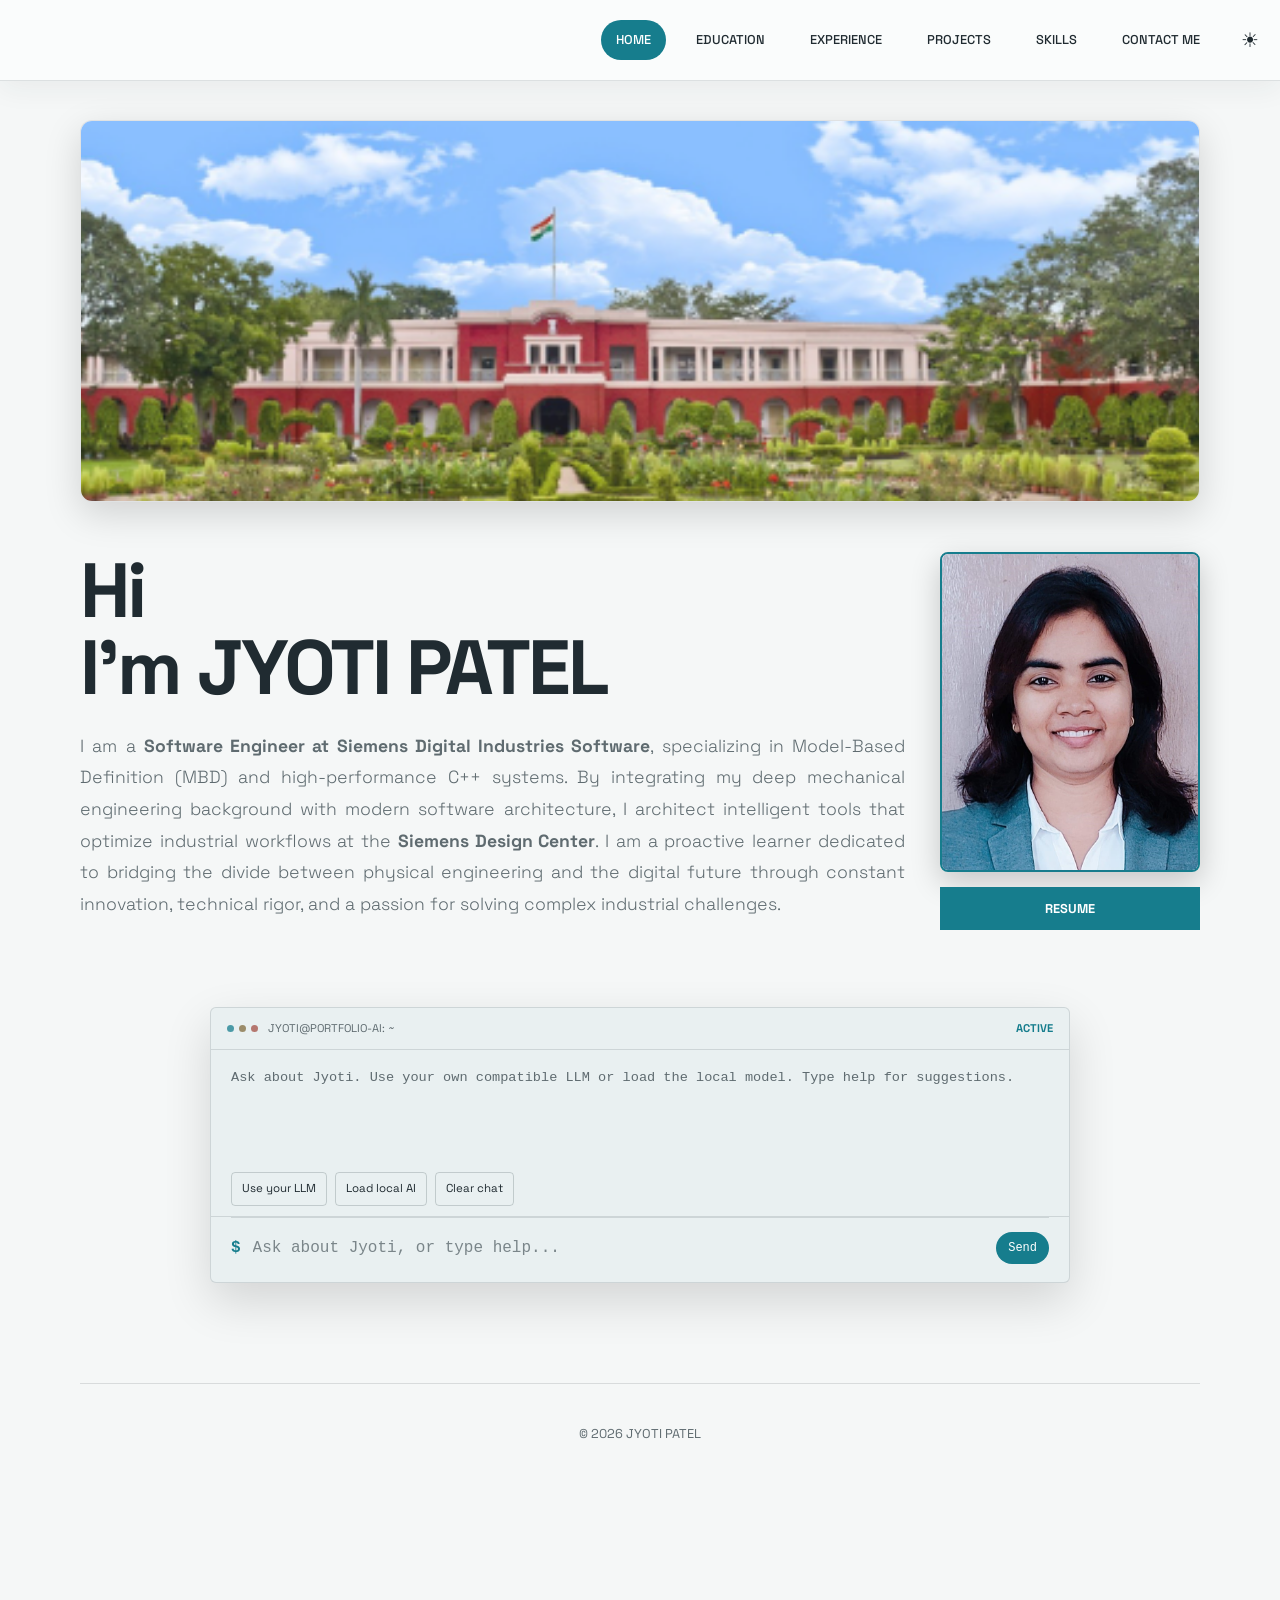
<file: index.html>
<!DOCTYPE html>
<html lang="en">
<head>
    <meta charset="UTF-8">
    <title>JYOTI PATEL | SOFTWARE ENGINEER</title>
    <link rel="stylesheet" href="style.css">
    <style>
        .hero-layout {
            position: relative;
        }
        .profile-card-right {
            float: right;
            width: 260px;
            margin: 0 0 25px 35px;
            text-align: center;
        }
        .profile-photo {
            width: 100%;
            height: 320px;
            border-radius: 8px;
            object-fit: cover;
            border: 2px solid var(--accent);
            box-shadow: 0 10px 30px rgba(0, 0, 0, 0.2);
            display: block;
            margin-bottom: 15px;
        }
        .hero-content h1 {
            font-size: clamp(2.5rem, 6vw, 5rem);
            font-weight: 900;
            letter-spacing: -0.04em;
            line-height: 1;
            margin-bottom: 25px;
            color: var(--fg);
        }
        .hero-content .summary {
            font-size: 1.1rem;
            font-weight: 300;
            color: var(--muted);
            line-height: 1.8;
            text-align: justify;
            text-justify: inter-word;
            margin-bottom: 30px;
        }
        .clearfix::after {
            content: "";
            clear: both;
            display: table;
        }
        @media (max-width: 768px) {
            .profile-card-right {
                float: none;
                width: 100%;
                max-width: 280px;
                margin: 0 auto 30px auto;
            }
            .profile-photo {
                height: 280px;
            }
        }
    </style>
</head>
<body>
    <header>
        <nav>
            <ul>
                <li><a href="index.html" class="nav-btn active">Home</a></li>
                <li><a href="education.html" class="nav-btn">Education</a></li>
                <li><a href="experience.html" class="nav-btn">Experience</a></li>
                <li><a href="projects.html" class="nav-btn">Projects</a></li>
                <li><a href="skill.html" class="nav-btn">Skills</a></li>
                <li><a href="contact.html" class="nav-btn">Contact Me</a></li>
                <li>
                    <button class="theme-toggle" type="button" aria-label="Switch to light mode">
                        <span class="theme-toggle__icon" aria-hidden="true">☾</span>
                    </button>
                </li>
            </ul>
        </nav>
    </header>

    <div class="wrapper">
            
        <!-- Full Width IIT (ISM) Image Banner -->
        <div class="full-width-banner">
            <img src="assets/skills/IITISM.png" alt="IIT (ISM) Dhanbad Campus & Architecture">
        </div>

        <section class="hero hero-layout clearfix">
            <div class="profile-card-right">
                <img src="assets/skills/photo.jpg" alt="Jyoti Patel" class="profile-photo">
                <a class="cta-btn" href="assets/Jyoti_Patel_Resume.pdf" download style="display: block; width: 100%; padding: 12px 20px; font-size: 0.8rem; text-align: center;">Resume</a>
            </div>

            <div class="hero-content">
                <h1>Hi <br> I'm JYOTI PATEL</h1>
                <div class="summary">
                    I am a <strong>Software Engineer at Siemens Digital Industries Software</strong>, specializing in Model-Based Definition (MBD) and high-performance C++ systems. By integrating my deep mechanical engineering background with modern software architecture, I architect intelligent tools that optimize industrial workflows at the <strong>Siemens Design Center</strong>. I am a proactive learner dedicated to bridging the divide between physical engineering and the digital future through constant innovation, technical rigor, and a passion for solving complex industrial challenges.
                </div>
            </div>
        </section>

        <section class="terminal" aria-label="Interactive portfolio chatbot terminal">
            <div class="terminal__bar" aria-hidden="true">
                <span class="terminal__dots"><span></span><span></span><span></span></span>
                <span class="terminal__title">jyoti@portfolio-ai: ~</span>
                <span class="terminal__live">ACTIVE</span>
            </div>
            <div class="terminal__output" id="terminal-output" role="log" aria-live="polite" aria-relevant="additions">
                <p class="terminal__line">Ask about Jyoti. Use your own compatible LLM or load the local model. Type <code style="color: var(--accent-color);">help</code> for suggestions.</p>
            </div>
            <div class="terminal__toolbar">
                <button class="terminal__tool-button" id="terminal-llm-settings" type="button">Use your LLM</button>
                <button class="terminal__tool-button terminal__model-load" id="terminal-ai-toggle" type="button">Load local AI</button>
                <button class="terminal__tool-button" id="terminal-clear" type="button">Clear chat</button>
            </div>
            <form class="terminal__form" id="terminal-form" autocomplete="off">
                <label class="terminal__prompt" for="terminal-input">$</label>
                <input id="terminal-input" name="command" type="text" placeholder="Ask about Jyoti, or type help..." aria-label="Terminal command or AI prompt" spellcheck="false" autocomplete="off">
                <button class="terminal__submit" type="submit">Send</button>
            </form>
        </section>
        <dialog class="llm-dialog" id="llm-settings" aria-labelledby="llm-settings-title">
            <form class="llm-dialog__form" id="llm-settings-form">
                <h2 id="llm-settings-title">Connect your LLM</h2>
                <p>Use an OpenAI-compatible chat completions endpoint. Your key stays in this tab's memory and is sent directly to the endpoint you enter. The endpoint must allow browser requests (CORS).</p>
                <div class="llm-dialog__field">
                    <label for="llm-endpoint">Chat completions URL</label>
                    <input id="llm-endpoint" name="endpoint" type="url" value="https://api.openai.com/v1/chat/completions" required autocomplete="url">
                </div>
                <div class="llm-dialog__field">
                    <label for="llm-model">Model name</label>
                    <input id="llm-model" name="model" type="text" placeholder="Model ID" required autocomplete="off">
                </div>
                <div class="llm-dialog__field">
                    <label for="llm-api-key">API key <span>(optional for local endpoints)</span></label>
                    <input id="llm-api-key" name="apiKey" type="password" autocomplete="off" spellcheck="false">
                </div>
                <p class="llm-dialog__status" id="llm-settings-status" role="status"></p>
                <div class="llm-dialog__actions">
                    <button class="llm-dialog__button" id="llm-clear" type="button">Forget connection</button>
                    <button class="llm-dialog__button" id="llm-cancel" type="button">Cancel</button>
                    <button class="llm-dialog__button llm-dialog__button--primary" type="submit">Connect</button>
                </div>
            </form>
        </dialog>
        <footer class="site-footer home-footer">
            <div>© 2026 JYOTI PATEL</div>
        </footer>
    </div>
    <script src="script.js"></script>
</body>
</html>
</file>
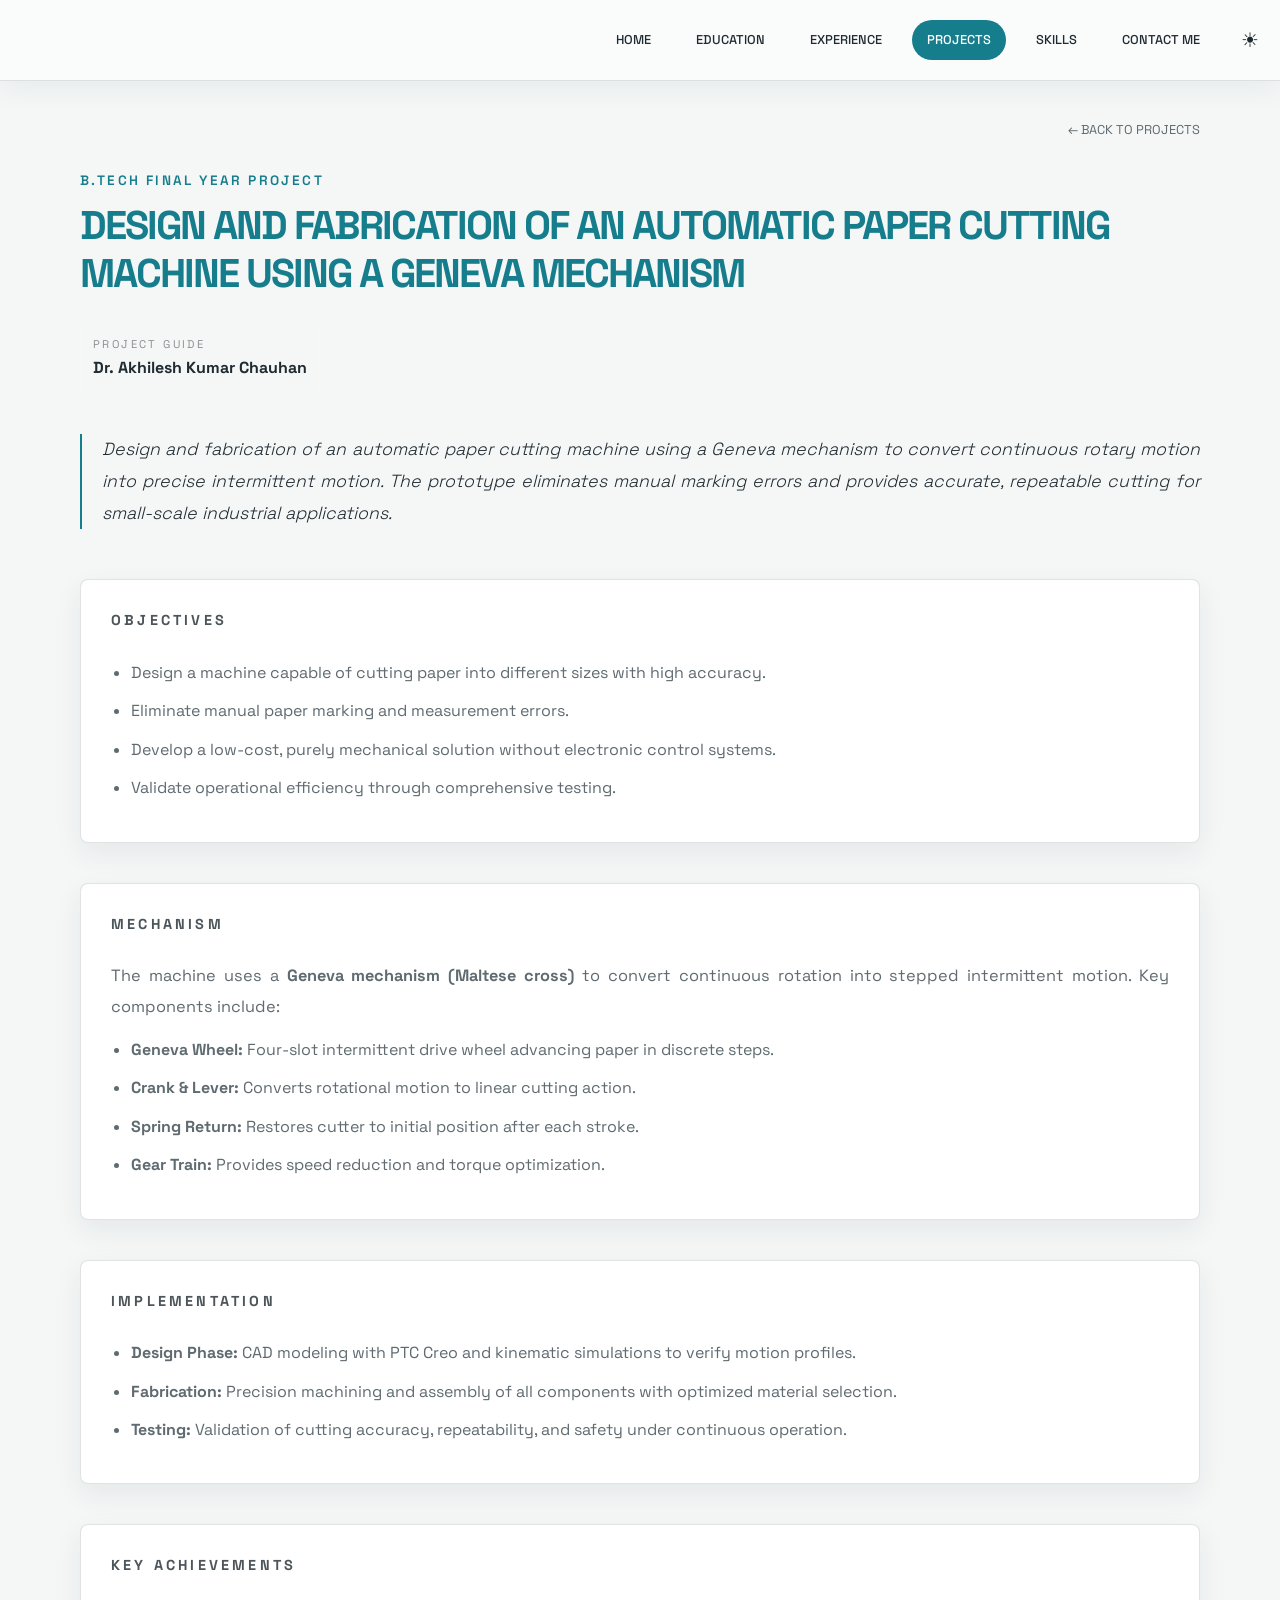
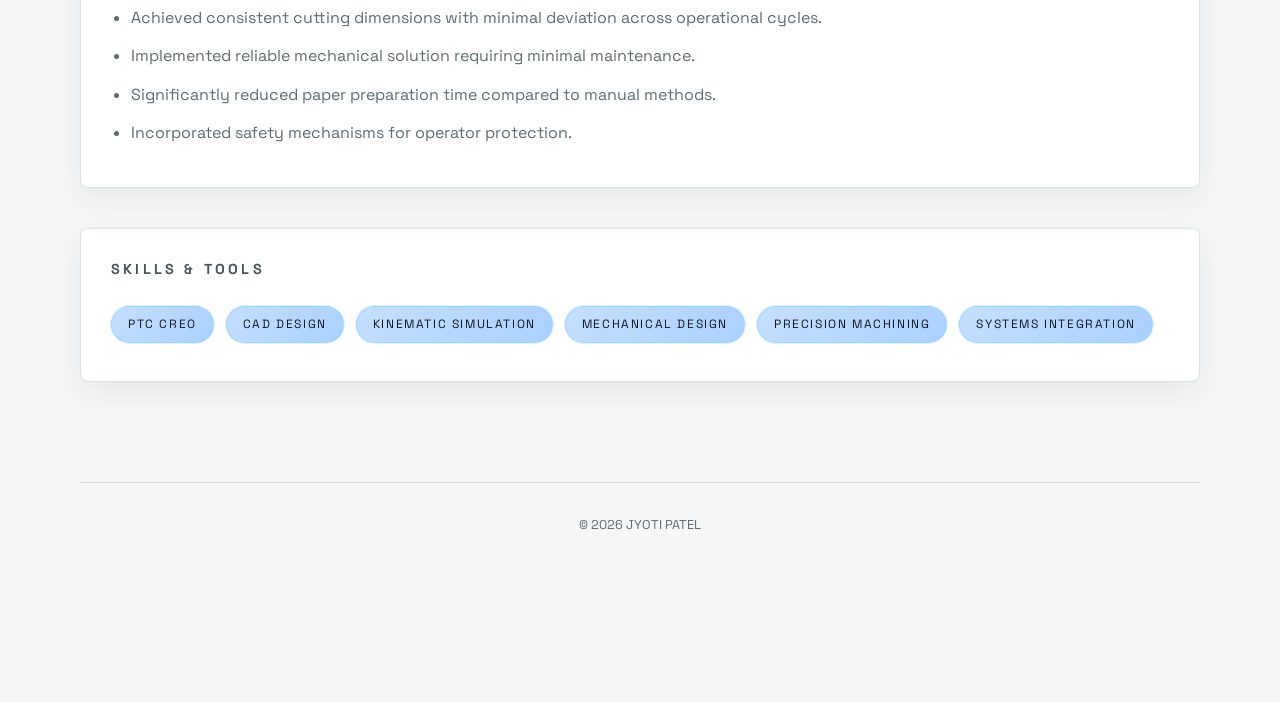
<file: B_Tech_Project.html>
<!DOCTYPE html>
<html lang="en">
<head>
    <meta charset="UTF-8">
    <meta name="viewport" content="width=device-width, initial-scale=1.0">
    <title>JYOTI | B.TECH PROJECT</title>
    <link rel="stylesheet" href="style.css">
</head>
<body>
    <header>
        <nav>
            <ul>
                <li><a href="index.html" class="nav-btn">Home</a></li>
                <li><a href="education.html" class="nav-btn">Education</a></li>
                <li><a href="experience.html" class="nav-btn">Experience</a></li>
                <li><a href="projects.html" class="nav-btn active">Projects</a></li>
                <li><a href="skill.html" class="nav-btn">Skills</a></li>
                <li><a href="contact.html" class="nav-btn">Contact Me</a></li>
                <li>
                    <button class="theme-toggle" type="button" aria-label="Switch to light mode">
                        <span class="theme-toggle__icon" aria-hidden="true">☾</span>
                    </button>
                </li>
            </ul>
        </nav>
    </header>

    <div class="wrapper">
        <a href="projects.html" class="back-home">← BACK TO PROJECTS</a>
        
        <section class="project-detail">
            <div class="project-meta">B.Tech Final Year Project</div>
            <h2 class="page-title">DESIGN AND FABRICATION OF AN AUTOMATIC PAPER CUTTING MACHINE USING A GENEVA MECHANISM</h2>

            <div class="supervisor-box">
                <span>Project Guide</span>
                <strong>Dr. Akhilesh Kumar Chauhan</strong>
            </div>

            <div class="summary project-summary">
                Design and fabrication of an automatic paper cutting machine using a Geneva mechanism to convert continuous rotary motion into precise intermittent motion. The prototype eliminates manual marking errors and provides accurate, repeatable cutting for small-scale industrial applications.
            </div>
        </section>

        <section class="ladder-content">
            <h3>OBJECTIVES</h3>
            <ul>
                <li>Design a machine capable of cutting paper into different sizes with high accuracy.</li>
                <li>Eliminate manual paper marking and measurement errors.</li>
                <li>Develop a low-cost, purely mechanical solution without electronic control systems.</li>
                <li>Validate operational efficiency through comprehensive testing.</li>
            </ul>
        </section>

        <section class="ladder-content">
            <h3>MECHANISM</h3>
            <p>
                The machine uses a <strong>Geneva mechanism (Maltese cross)</strong> to convert continuous rotation into stepped intermittent motion. Key components include:
            </p>
            <ul>
                <li><strong>Geneva Wheel:</strong> Four-slot intermittent drive wheel advancing paper in discrete steps.</li>
                <li><strong>Crank & Lever:</strong> Converts rotational motion to linear cutting action.</li>
                <li><strong>Spring Return:</strong> Restores cutter to initial position after each stroke.</li>
                <li><strong>Gear Train:</strong> Provides speed reduction and torque optimization.</li>
            </ul>
        </section>

        <section class="ladder-content">
            <h3>IMPLEMENTATION</h3>
            <ul>
                <li><strong>Design Phase:</strong> CAD modeling with PTC Creo and kinematic simulations to verify motion profiles.</li>
                <li><strong>Fabrication:</strong> Precision machining and assembly of all components with optimized material selection.</li>
                <li><strong>Testing:</strong> Validation of cutting accuracy, repeatability, and safety under continuous operation.</li>
            </ul>
        </section>

        <section class="ladder-content">
            <h3>KEY ACHIEVEMENTS</h3>
            <ul>
                <li>Achieved consistent cutting dimensions with minimal deviation across operational cycles.</li>
                <li>Implemented reliable mechanical solution requiring minimal maintenance.</li>
                <li>Significantly reduced paper preparation time compared to manual methods.</li>
                <li>Incorporated safety mechanisms for operator protection.</li>
            </ul>
        </section>

        <section class="ladder-content project-final-section">
            <h3>SKILLS & TOOLS</h3>
            <ul class="skill-tags">
                <li class="skill-tag">PTC Creo</li>
                <li class="skill-tag">CAD Design</li>
                <li class="skill-tag">Kinematic Simulation</li>
                <li class="skill-tag">Mechanical Design</li>
                <li class="skill-tag">Precision Machining</li>
                <li class="skill-tag">Systems Integration</li>
            </ul>
        </section>

        <footer class="site-footer">
            <div>© 2026 JYOTI PATEL</div>
        </footer>
    </div>

    <script src="script.js"></script>
</body>
</html>
</file>
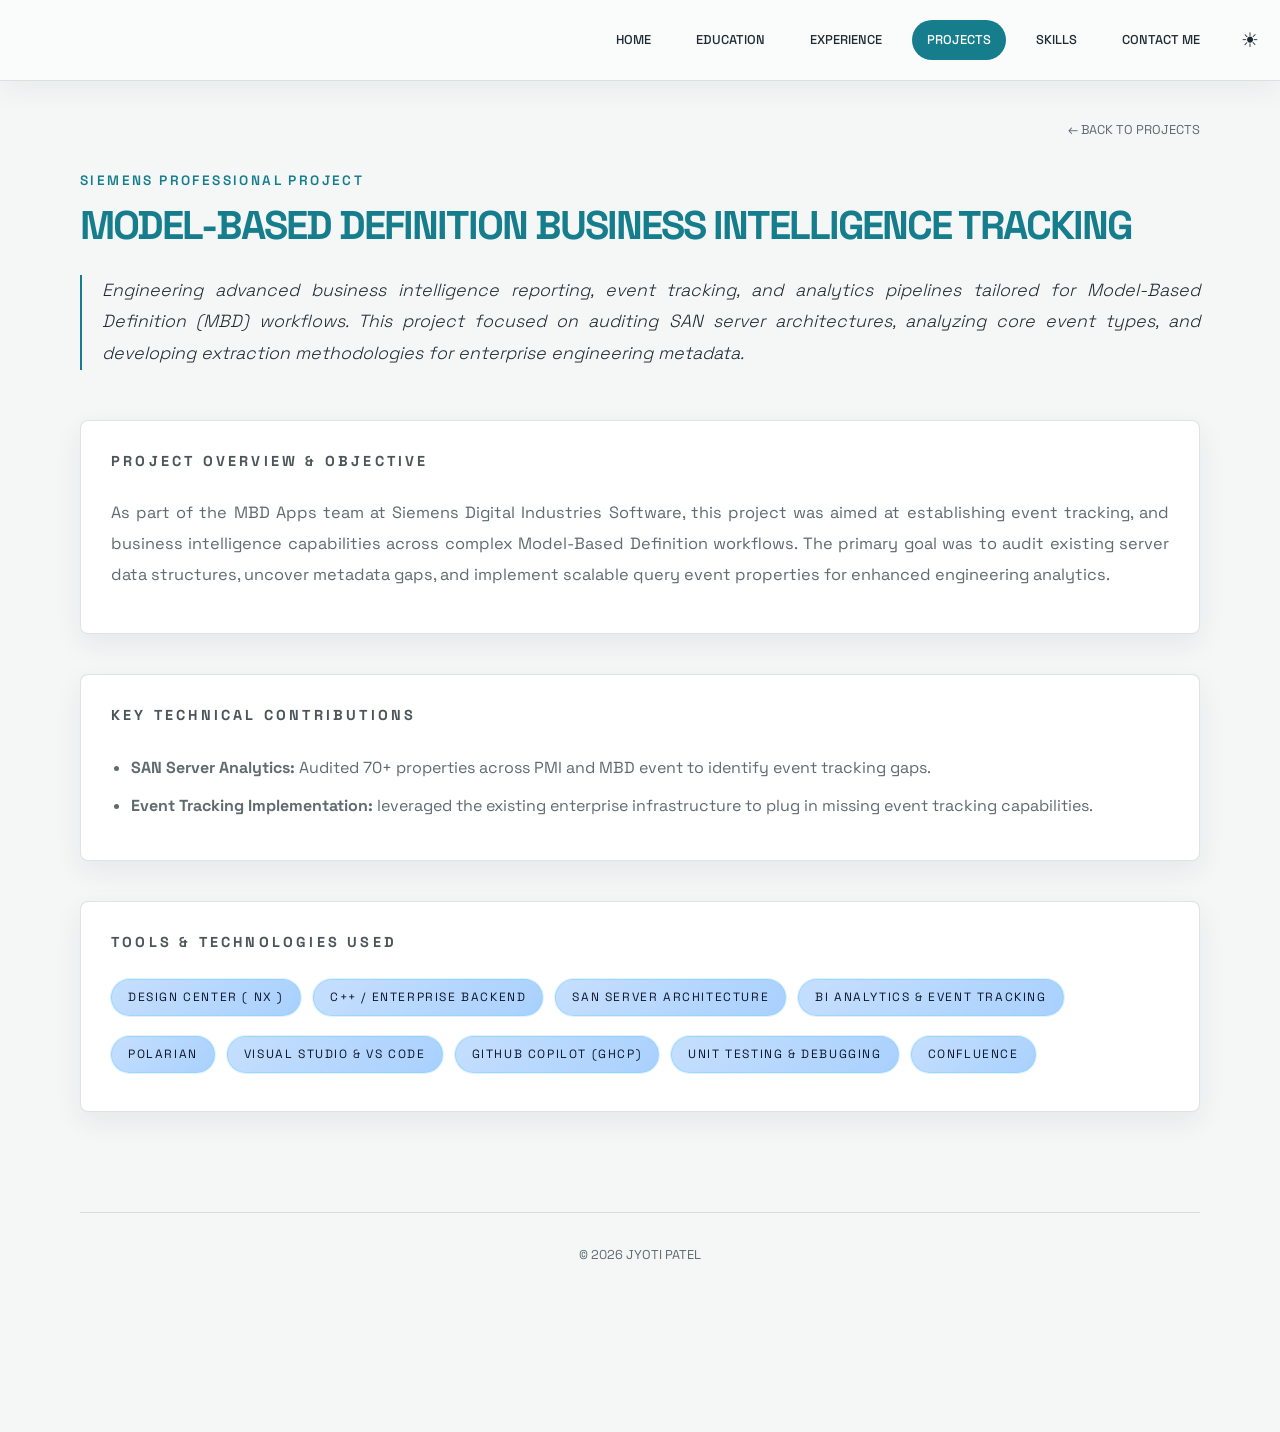
<file: BI_Project.html>
<!DOCTYPE html>
<html lang="en">
<head>
    <meta charset="UTF-8">
    <meta name="viewport" content="width=device-width, initial-scale=1.0">
    <title>JYOTI PATEL | MBD BI PROJECT</title>
    <link rel="stylesheet" href="style.css">
</head>
<body>
    <header>
        <nav>
            <ul>
                <li><a href="index.html" class="nav-btn">Home</a></li>
                <li><a href="education.html" class="nav-btn">Education</a></li>
                <li><a href="experience.html" class="nav-btn">Experience</a></li>
                <li><a href="projects.html" class="nav-btn active">Projects</a></li>
                <li><a href="skill.html" class="nav-btn">Skills</a></li>
                <li><a href="contact.html" class="nav-btn">Contact Me</a></li>
                <li>
                    <button class="theme-toggle" type="button" aria-label="Switch to light mode">
                        <span class="theme-toggle__icon" aria-hidden="true">☾</span>
                    </button>
                </li>
            </ul>
        </nav>
    </header>

    <div class="wrapper">
        <a href="projects.html" class="back-home">← BACK TO PROJECTS</a>
        
        <section class="project-detail">
            <div class="project-meta">Siemens Professional Project</div>
            <h2 class="page-title">MODEL-BASED DEFINITION BUSINESS INTELLIGENCE TRACKING</h2>

            <div class="summary project-summary">
                Engineering advanced business intelligence reporting, event tracking, and analytics pipelines tailored for Model-Based Definition (MBD) workflows. This project focused on auditing SAN server architectures, analyzing core event types, and developing extraction methodologies for enterprise engineering metadata.
            </div>
        </section>

        <section class="ladder-content">
            <h3>PROJECT OVERVIEW & OBJECTIVE</h3>
            <p>
                As part of the MBD Apps team at Siemens Digital Industries Software, this project was aimed at establishing event tracking, and business intelligence capabilities across complex Model-Based Definition workflows. The primary goal was to audit existing server data structures, uncover metadata gaps, and implement scalable query event properties for enhanced engineering analytics.
            </p>
        </section>

        <section class="ladder-content">
            <h3>KEY TECHNICAL CONTRIBUTIONS</h3>
            <ul>
                <li><strong>SAN Server Analytics:</strong> Audited 70+ properties across PMI and MBD event to identify event tracking gaps.</li>
                <li><strong>Event Tracking Implementation:</strong> leveraged the existing enterprise infrastructure to plug in missing event tracking capabilities.</li>
            </ul>
        </section>
 
        <section class="ladder-content project-final-section">
            <h3>TOOLS & TECHNOLOGIES USED</h3>
            <ul class="skill-tags">
                <li class="skill-tag">Design Center ( NX )</li>
                <li class="skill-tag">C++ / Enterprise Backend</li>
                <li class="skill-tag">SAN Server Architecture</li>
                <li class="skill-tag">BI Analytics & Event Tracking</li>
                <li class="skill-tag">Polarian</li>
                <li class="skill-tag">Visual Studio & VS Code</li>
                <li class="skill-tag">GitHub Copilot (GHCP)</li>
                <li class="skill-tag">Unit Testing & Debugging</li>
                <li class="skill-tag">Confluence</li>
            </ul>
        </section>

        <footer class="site-footer">
            <div>© 2026 JYOTI PATEL</div>
        </footer>
    </div>
    <script src="script.js"></script>
</body>
</html>
</file>
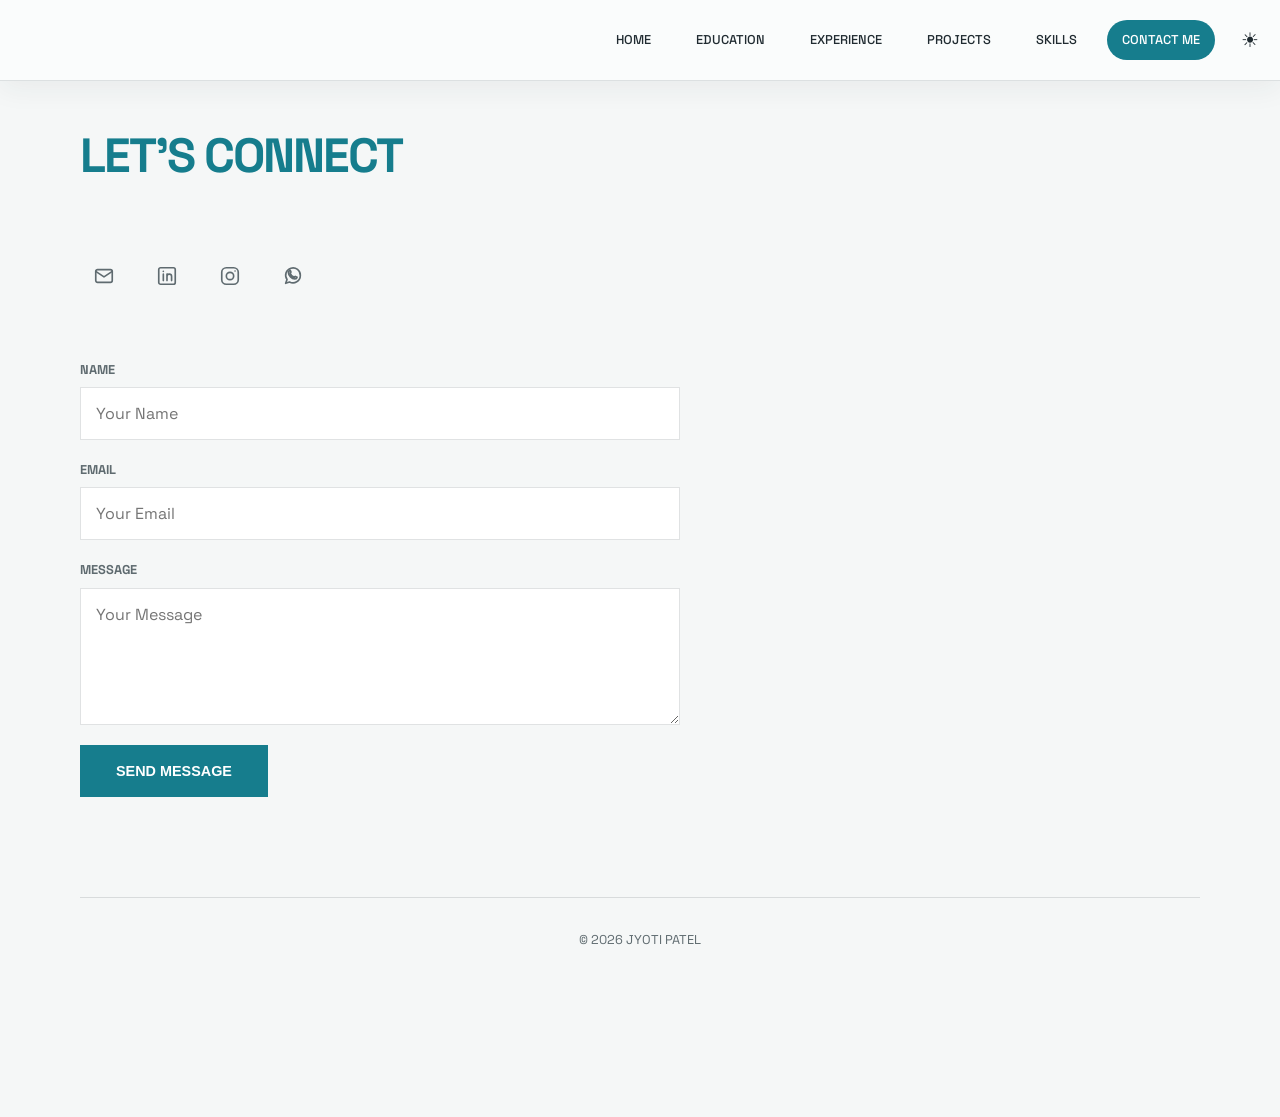
<file: contact.html>
<!DOCTYPE html>
<html lang="en">
<head>
    <meta charset="UTF-8">
    <title>JYOTI | CONTACT</title>
    <link rel="stylesheet" href="style.css">
</head>
<body>
    <header>
        <nav>
            <ul>
                <li><a href="index.html" class="nav-btn">Home</a></li>
                <li><a href="education.html" class="nav-btn">Education</a></li>
                <li><a href="experience.html" class="nav-btn">Experience</a></li>
                <li><a href="projects.html" class="nav-btn">Projects</a></li>
                <li><a href="skill.html" class="nav-btn">Skills</a></li>
                <li><a href="contact.html" class="nav-btn active">Contact Me</a></li>
                <li>
                    <button class="theme-toggle" type="button" aria-label="Switch to light mode">
                        <span class="theme-toggle__icon" aria-hidden="true">&#9790;</span>
                    </button>
                </li>
            </ul>
        </nav>
    </header>
    <div class="wrapper">
        <h2 class="page-title">LET'S CONNECT</h2>
        
        <div class="social-grid">
            <a href="mailto:pateljyoti05022000@gmail.com" class="social-btn" aria-label="Email Jyoti" title="Email Jyoti">
                <svg viewBox="0 0 24 24" aria-hidden="true"><rect x="3" y="5" width="18" height="14" rx="2"></rect><path d="m3 7 9 6 9-6"></path></svg>
            </a>
            <a href="https://www.linkedin.com/in/pateljyoti8991" class="social-btn" aria-label="Jyoti on LinkedIn" title="LinkedIn">
                <svg viewBox="0 0 24 24" aria-hidden="true"><rect x="3" y="3" width="18" height="18" rx="2"></rect><path d="M8 10v7M8 7v.01M12 17v-4.5a2.5 2.5 0 0 1 5 0V17M12 10v7"></path></svg>
            </a>
            <a href="https://instagram.com/jyoti" class="social-btn" aria-label="Jyoti on Instagram" title="Instagram">
                <svg viewBox="0 0 24 24" aria-hidden="true"><rect x="3" y="3" width="18" height="18" rx="5"></rect><circle cx="12" cy="12" r="4"></circle><path d="M17.5 6.5h.01"></path></svg>
            </a>
            <a href="https://wa.me/1234567890" class="social-btn" aria-label="Message Jyoti on WhatsApp" title="WhatsApp">
                <svg viewBox="0 0 24 24" aria-hidden="true"><path d="M20 11.5a8 8 0 0 1-11.8 7L4 20l1.5-4.2A8 8 0 1 1 20 11.5Z"></path><path d="M9 8.5c.4 2.5 2 4.1 4.5 5l1-1 2 .8c-.2 1.3-1.2 2-2.5 2-3.5-.2-6.8-3.5-7-7 0-1.3.7-2.3 2-2.5l.8 2Z"></path></svg>
            </a>
        </div>

        <form class="contact-form">
            <div class="form-group">
                <label>Name</label>
                <input type="text" placeholder="Your Name">
            </div>
            <div class="form-group">
                <label>Email</label>
                <input type="email" placeholder="Your Email">
            </div>
            <div class="form-group">
                <label>Message</label>
                <textarea rows="5" placeholder="Your Message"></textarea>
            </div>
            <button type="submit" class="cta-btn" style="border: none; cursor: pointer; width: fit-content;">Send Message</button>
        </form>

        <footer class="site-footer">
            <div>&copy; 2026 JYOTI PATEL</div>
        </footer>
    </div>
    <script src="script.js"></script>
</body>
</html>
</file>
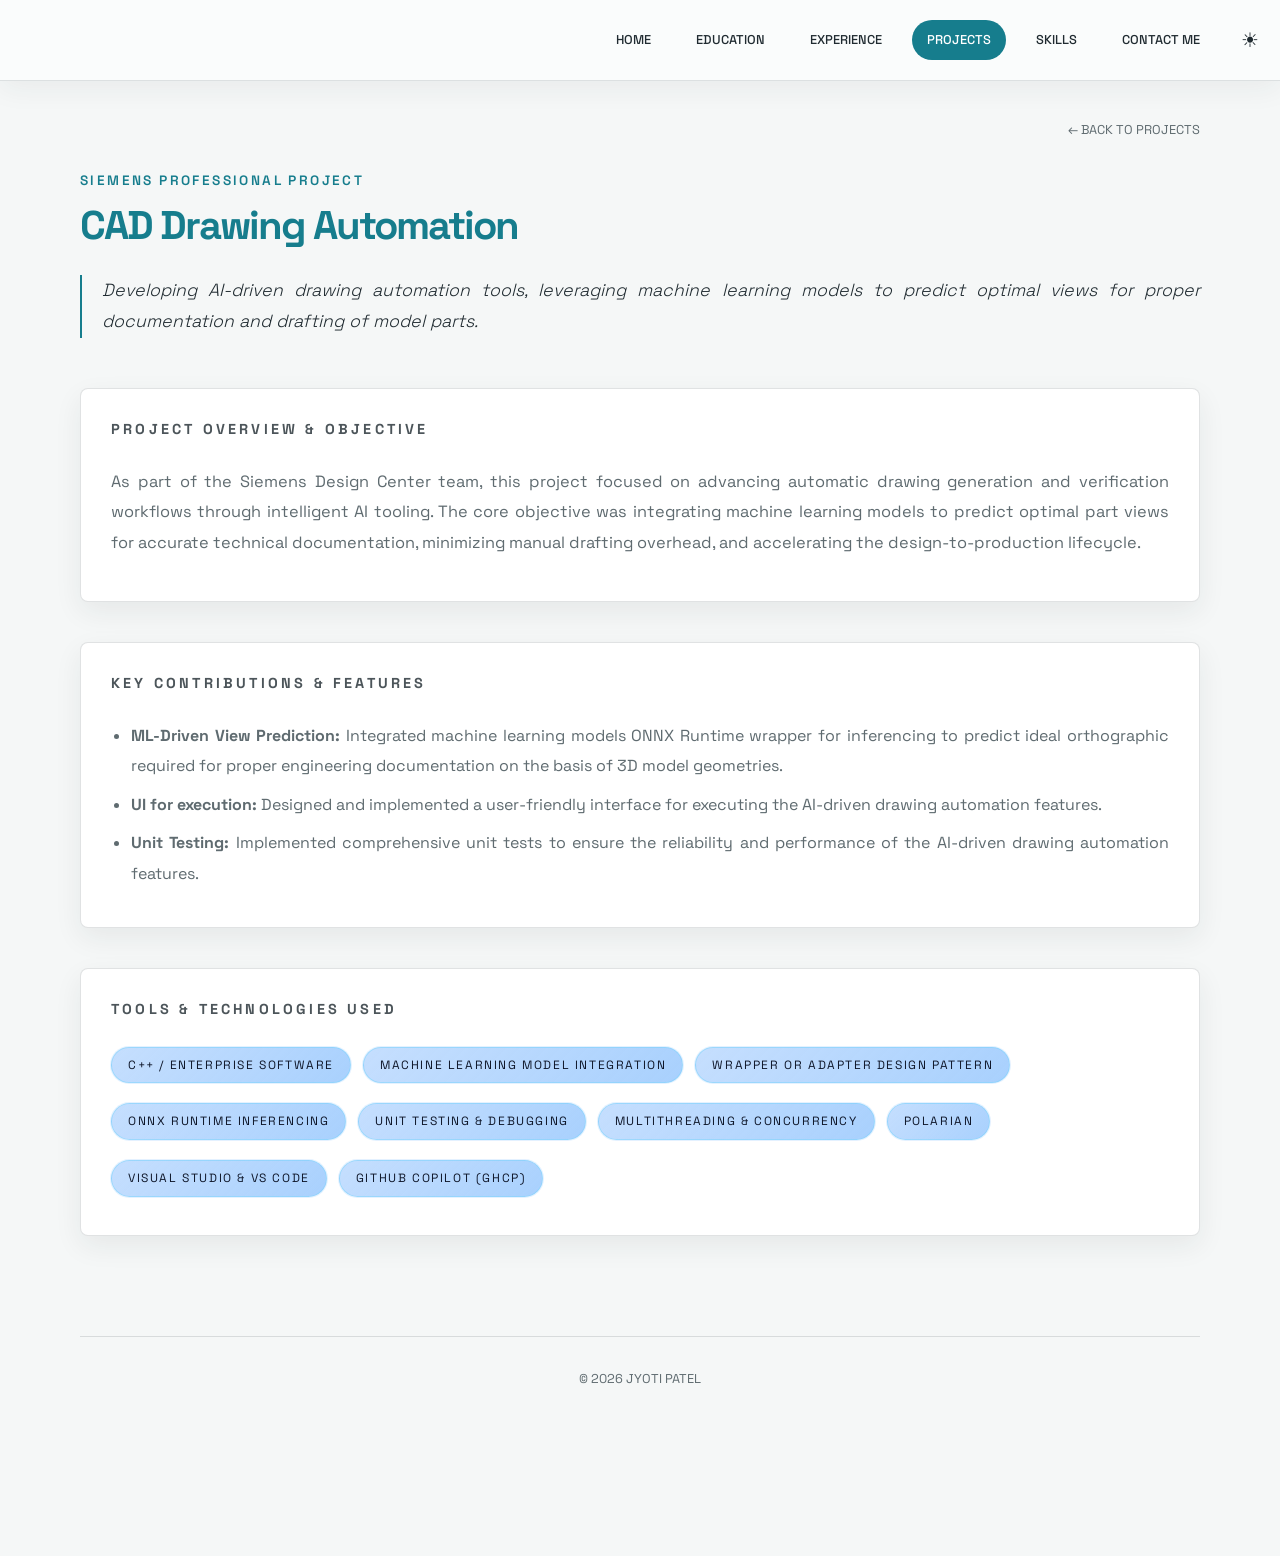
<file: DrawingAI_Project.html>
<!DOCTYPE html>
<html lang="en">
<head>
    <meta charset="UTF-8">
    <meta name="viewport" content="width=device-width, initial-scale=1.0">
    <title>JYOTI PATEL | DRAWING AI PROJECT</title>
    <link rel="stylesheet" href="style.css">
</head>
<body>
    <header>
        <nav>
            <ul>
                <li><a href="index.html" class="nav-btn">Home</a></li>
                <li><a href="education.html" class="nav-btn">Education</a></li>
                <li><a href="experience.html" class="nav-btn">Experience</a></li>
                <li><a href="projects.html" class="nav-btn active">Projects</a></li>
                <li><a href="skill.html" class="nav-btn">Skills</a></li>
                <li><a href="contact.html" class="nav-btn">Contact Me</a></li>
                <li>
                    <button class="theme-toggle" type="button" aria-label="Switch to light mode">
                        <span class="theme-toggle__icon" aria-hidden="true">☾</span>
                    </button>
                </li>
            </ul>
        </nav>
    </header>

    <div class="wrapper">
        <a href="projects.html" class="back-home">← BACK TO PROJECTS</a>
        
        <section class="project-detail">
            <div class="project-meta">Siemens Professional Project </div>
            <h2 class="page-title">CAD Drawing Automation</h2>

            <div class="summary project-summary">
                Developing AI-driven drawing automation tools, leveraging machine learning models to predict optimal views for proper documentation and drafting of model parts.
            </div>
        </section>

        <section class="ladder-content">
            <h3>PROJECT OVERVIEW & OBJECTIVE</h3>
            <p>
                As part of the Siemens Design Center team, this project focused on advancing automatic drawing generation and verification workflows through intelligent AI tooling. The core objective was integrating machine learning models to predict optimal part views for accurate technical documentation, minimizing manual drafting overhead, and accelerating the design-to-production lifecycle.
            </p>
        </section>

        <section class="ladder-content">
            <h3>KEY CONTRIBUTIONS & FEATURES</h3>
            <ul>
                <li><strong>ML-Driven View Prediction:</strong> Integrated machine learning models ONNX Runtime wrapper for inferencing to predict ideal orthographic required for proper engineering documentation on the basis of 3D model geometries.</li>
                <li><strong> UI for execution:</strong> Designed and implemented a user-friendly interface for executing the AI-driven drawing automation features.</li>
                <li><strong> Unit Testing:</strong> Implemented comprehensive unit tests to ensure the reliability and performance of the AI-driven drawing automation features.</li>
            </ul>
        </section>

        <section class="ladder-content project-final-section">
            <h3>TOOLS & TECHNOLOGIES USED</h3>
            <ul class="skill-tags">
                <li class="skill-tag">C++ / Enterprise Software</li>
                <li class="skill-tag">Machine Learning Model Integration</li>
                <li class="skill-tag">Wrapper or Adapter Design Pattern</li>
                <li class="skill-tag">ONNX Runtime Inferencing</li>
                <li class="skill-tag">Unit Testing & Debugging</li>
                <li class="skill-tag">Multithreading & Concurrency</li>
                <li class="skill-tag">Polarian</li>
                <li class="skill-tag">Visual Studio & VS Code</li>
                <li class="skill-tag">GitHub Copilot (GHCP)</li>

            </ul>
        </section>

        <footer class="site-footer">
            <div>© 2026 JYOTI PATEL</div>
        </footer>
    </div>
    <script src="script.js"></script>
</body>
</html>
</file>
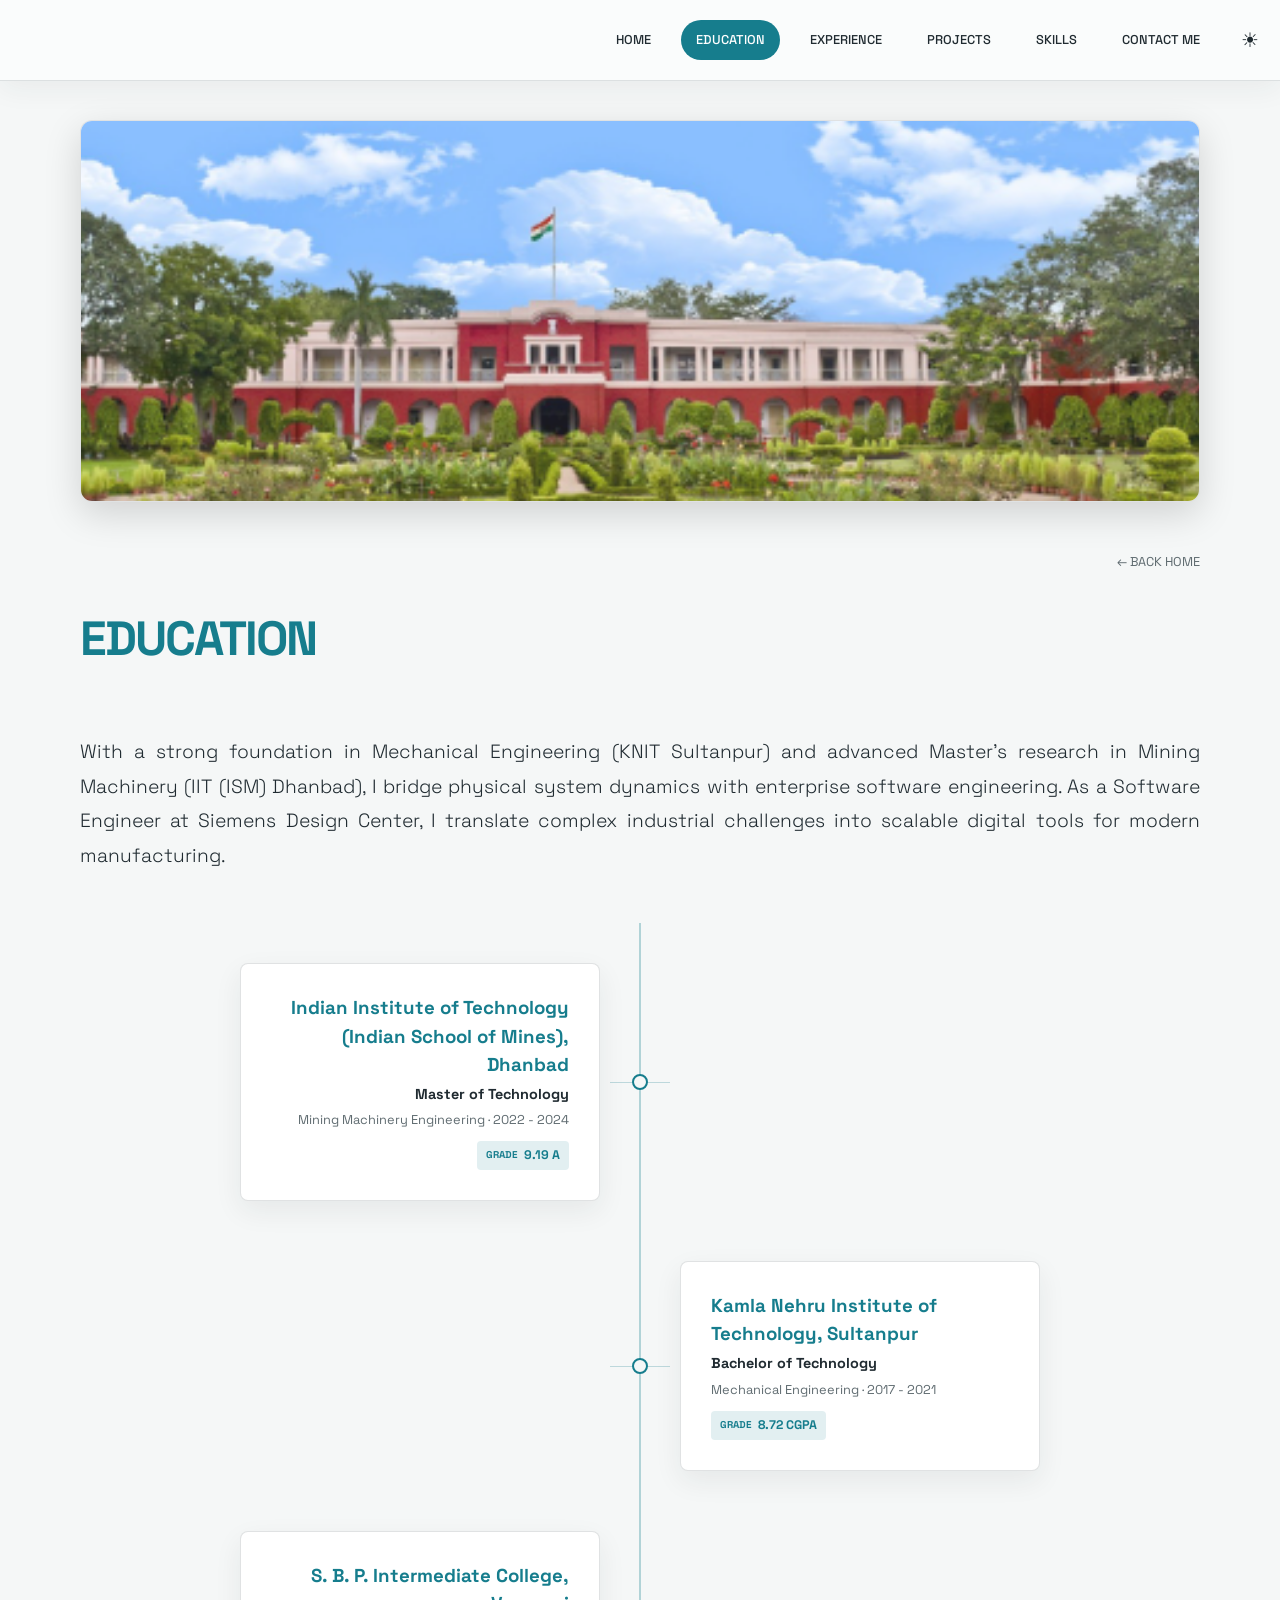
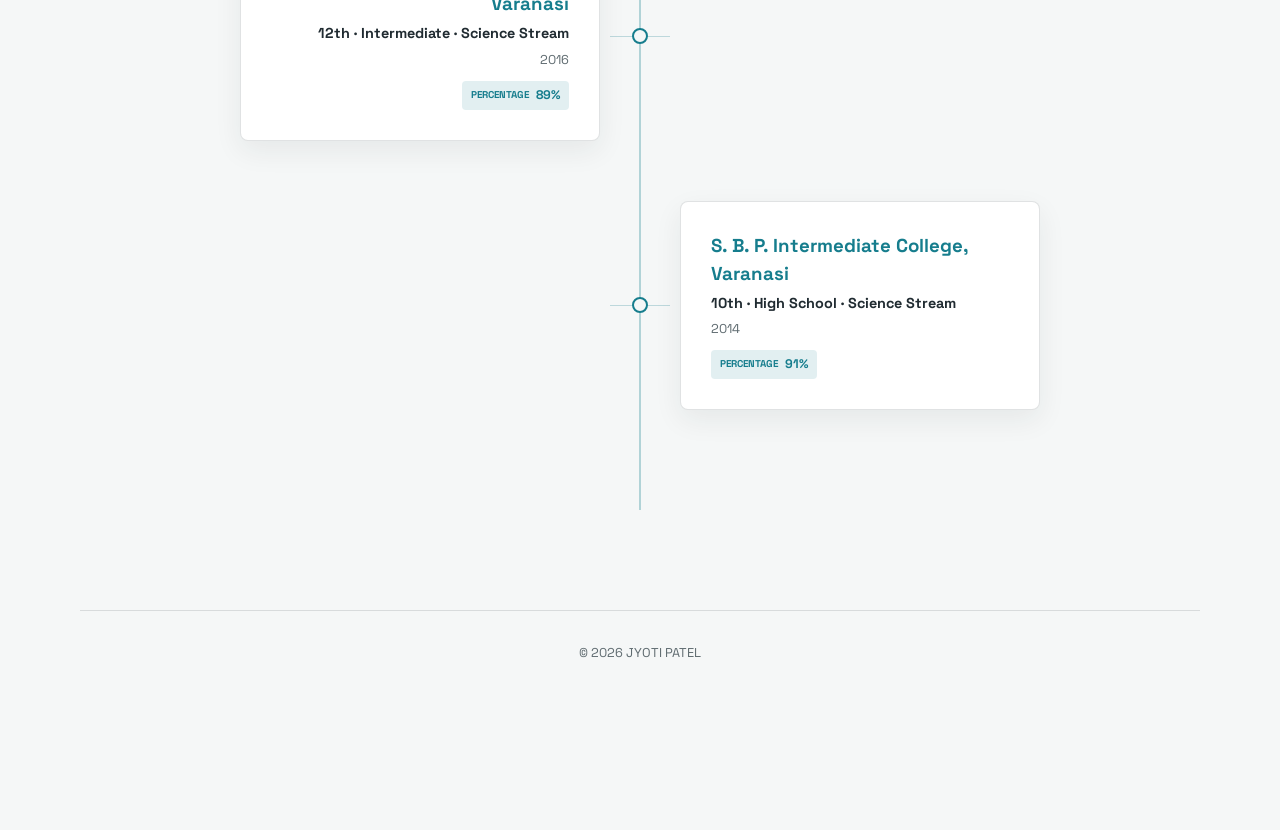
<file: education.html>
<!DOCTYPE html>
<html lang="en">
<head>
    <meta charset="UTF-8">
    <title>JYOTI | EDUCATION</title>
    <link rel="stylesheet" href="style.css">
</head>
<body>
    <header>
        <nav>
            <ul>
                <li><a href="index.html" class="nav-btn">Home</a></li>
                <li><a href="education.html" class="nav-btn active">Education</a></li>
                <li><a href="experience.html" class="nav-btn">Experience</a></li>
                <li><a href="projects.html" class="nav-btn">Projects</a></li>
                <li><a href="skill.html" class="nav-btn">Skills</a></li>
                <li><a href="contact.html" class="nav-btn">Contact Me</a></li>
                <li>
                    <button class="theme-toggle" type="button" aria-label="Switch to light mode">
                        <span class="theme-toggle__icon" aria-hidden="true">☾</span>
                    </button>
                </li>
            </ul>
        </nav>
    </header>
    <div class="wrapper">
                <!-- Full Width IIT (ISM) Image Banner -->
        <div class="full-width-banner">
            <img src="assets/skills/IITISM.png" alt="IIT (ISM) Dhanbad Campus & Architecture">
        </div>
        <a href="index.html" class="back-home">← BACK HOME</a>
        <h2 class="page-title">EDUCATION</h2>
        
        <p class="summary education-summary">
            With a strong foundation in Mechanical Engineering (KNIT Sultanpur) and advanced Master's research in Mining Machinery (IIT (ISM) Dhanbad), I bridge physical system dynamics with enterprise software engineering. As a Software Engineer at Siemens Design Center, I translate complex industrial challenges into scalable digital tools for modern manufacturing.
        </p>

        <div class="ladder">
            <div class="ladder-step">
                <div class="ladder-content">
                    <h3>Indian Institute of Technology (Indian School of Mines), Dhanbad</h3>
                    <div class="sub">Master of Technology</div>
                    <div class="date">Mining Machinery Engineering · 2022 - 2024</div>
                    <div class="grade"><span>Grade</span><strong>9.19 A</strong></div>
                </div>
            </div>
            <div class="ladder-step">
                <div class="ladder-content">
                    <h3>Kamla Nehru Institute of Technology, Sultanpur</h3>
                    <div class="sub">Bachelor of Technology</div>
                    <div class="date">Mechanical Engineering · 2017 - 2021</div>
                    <div class="grade"><span>Grade</span><strong>8.72 CGPA</strong></div>
                </div>
            </div>
            <div class="ladder-step">
                <div class="ladder-content">
                    <h3>S. B. P. Intermediate College, Varanasi</h3>
                    <div class="sub">12th · Intermediate · Science Stream</div>
                    <div class="date">2016</div>
                    <div class="grade"><span>Percentage</span><strong>89%</strong></div>
                </div>
            </div>
            <div class="ladder-step">
                <div class="ladder-content">
                    <h3>S. B. P. Intermediate College, Varanasi</h3>
                    <div class="sub">10th · High School · Science Stream</div>
                    <div class="date">2014</div>
                    <div class="grade"><span>Percentage</span><strong>91%</strong></div>
                </div>
            </div>
        </div>
        <footer class="site-footer">
            <div>© 2026 JYOTI PATEL</div>
        </footer>
    </div>
    <script src="script.js"></script>
</body>
</html>
</file>
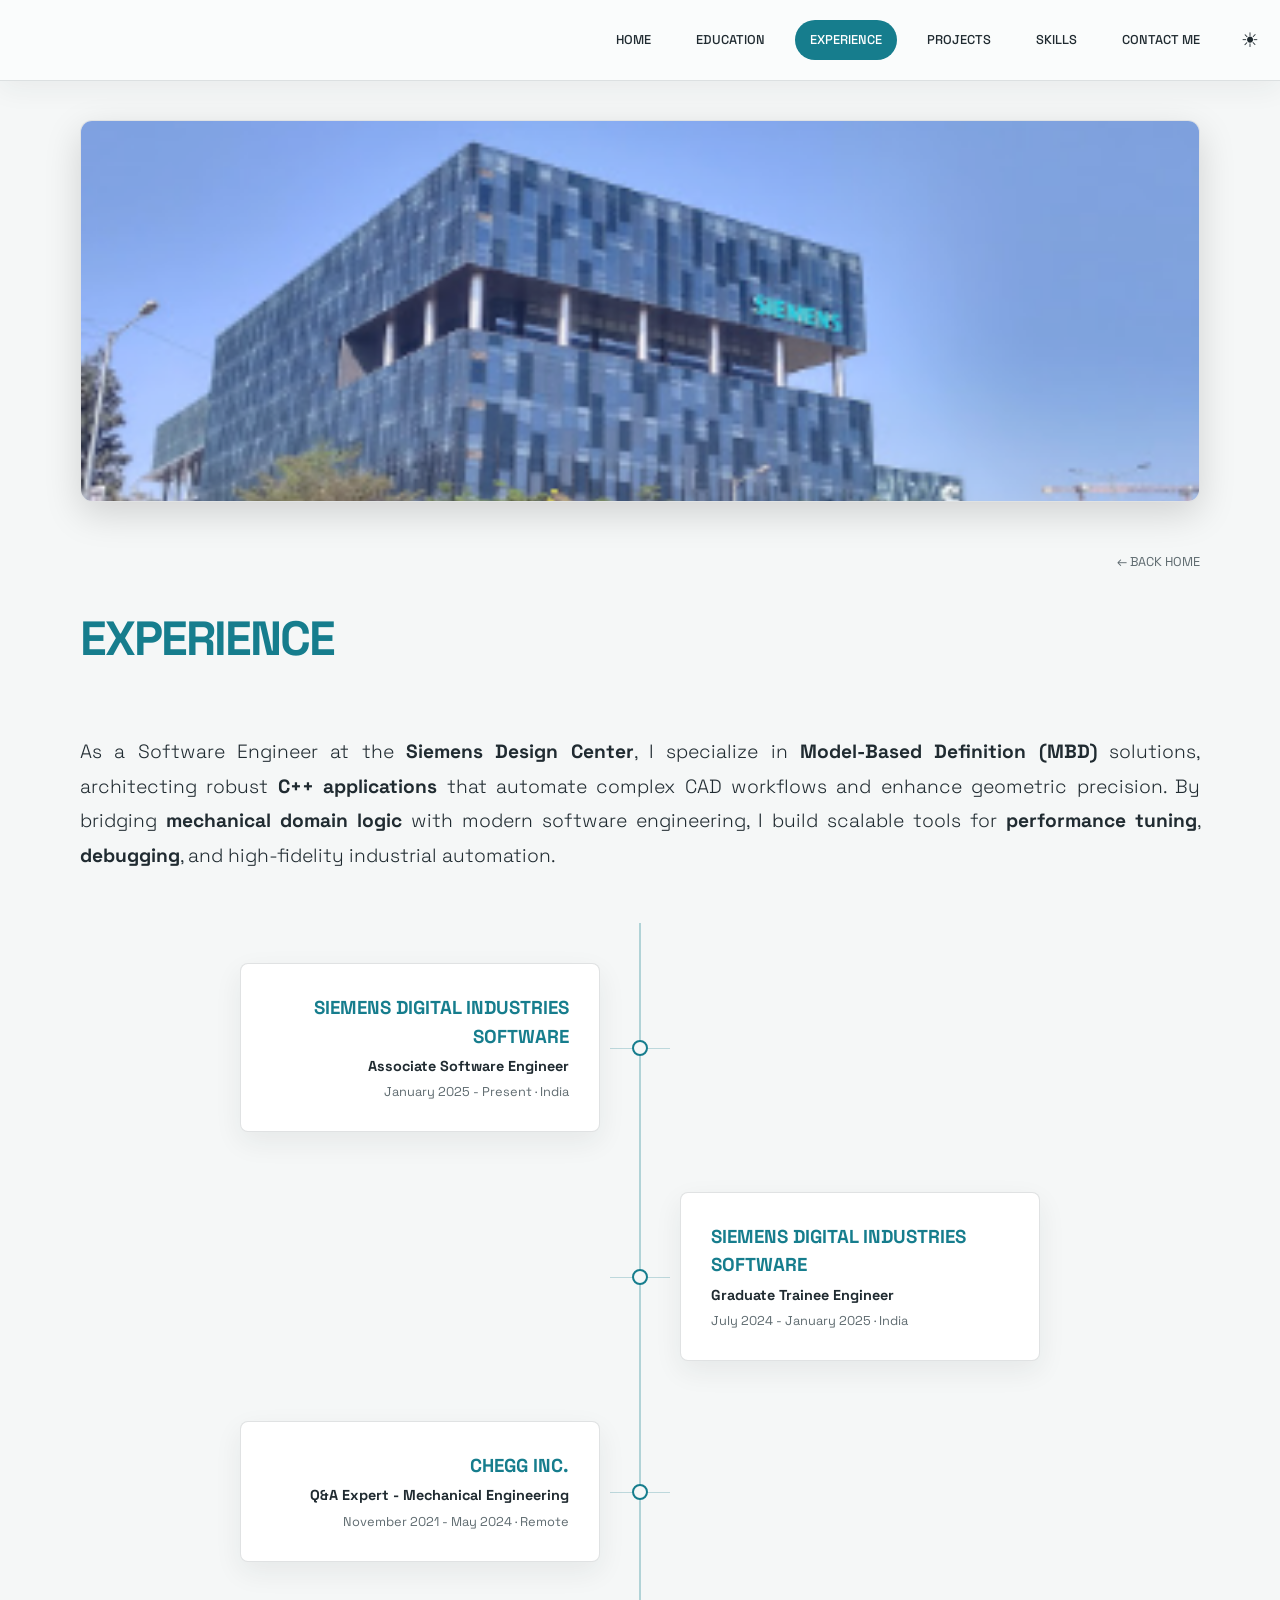
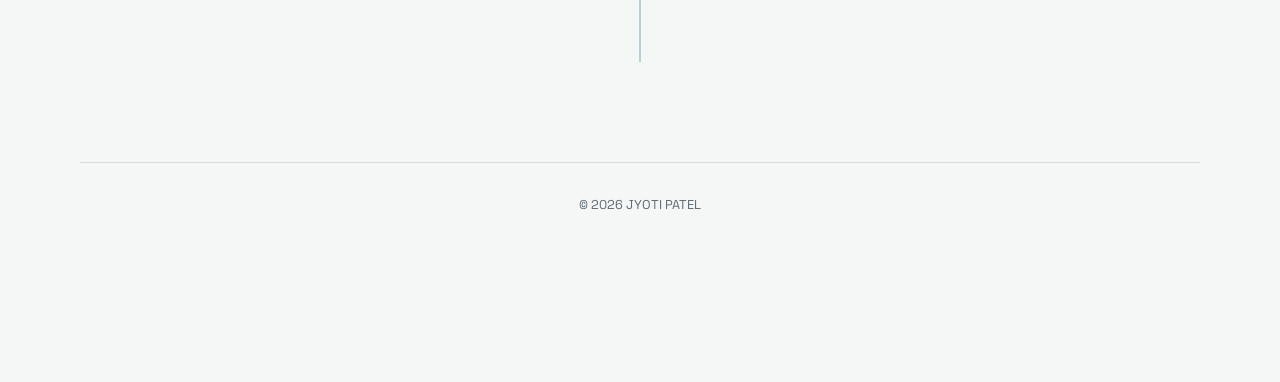
<file: experience.html>
<!DOCTYPE html>
<html lang="en">
<head>
    <meta charset="UTF-8">
    <title>JYOTI | EXPERIENCE</title>
    <link rel="stylesheet" href="style.css">
</head>
<body>
    <header>
        <nav>
            <ul>
                <li><a href="index.html" class="nav-btn">Home</a></li>
                <li><a href="education.html" class="nav-btn">Education</a></li>
                <li><a href="experience.html" class="nav-btn active">Experience</a></li>
                <li><a href="projects.html" class="nav-btn">Projects</a></li>
                <li><a href="skill.html" class="nav-btn">Skills</a></li>
                <li><a href="contact.html" class="nav-btn">Contact Me</a></li>
                <li>
                    <button class="theme-toggle" type="button" aria-label="Switch to light mode">
                        <span class="theme-toggle__icon" aria-hidden="true">&#9790;</span>
                    </button>
                </li>
            </ul>
        </nav>
    </header>
    <div class="wrapper">
        <div class="full-width-banner">
            <img src="assets\skills\siemens.png" alt="Siemens Digital Industries Software India">
        </div>

        <a href="index.html" class="back-home">← BACK HOME</a>
        <h2 class="page-title">EXPERIENCE</h2>
        <p class="summary education-summary">
            As a Software Engineer at the <strong>Siemens Design Center</strong>, I specialize in <strong>Model-Based Definition (MBD)</strong> solutions, architecting robust <strong>C++ applications</strong> that automate complex CAD workflows and enhance geometric precision. By bridging <strong>mechanical domain logic</strong> with modern software engineering, I build scalable tools for <strong>performance tuning</strong>, <strong>debugging</strong>, and high-fidelity industrial automation.
        </p>
        <div class="ladder">
            <div class="ladder-step">
                <div class="ladder-content">
                    <h3>SIEMENS DIGITAL INDUSTRIES SOFTWARE</h3>
                    <div class="sub">Associate Software Engineer</div>
                    <div class="date">January 2025 - Present · India</div>
                </div>
            </div>
            <div class="ladder-step">
                <div class="ladder-content">
                    <h3>SIEMENS DIGITAL INDUSTRIES SOFTWARE</h3>
                    <div class="sub">Graduate Trainee Engineer</div>
                    <div class="date">July 2024 - January 2025 · India</div>
                </div>
            </div>
            <div class="ladder-step">
                <div class="ladder-content">
                    <h3>CHEGG INC.</h3>
                    <div class="sub">Q&amp;A Expert - Mechanical Engineering</div>
                    <div class="date">November 2021 - May 2024 · Remote</div>
                </div>
            </div>
        </div>
        <footer class="site-footer">
            <div>&copy; 2026 JYOTI PATEL</div>
        </footer>
    </div>
    <script src="script.js"></script>
</body>
</html>
</file>
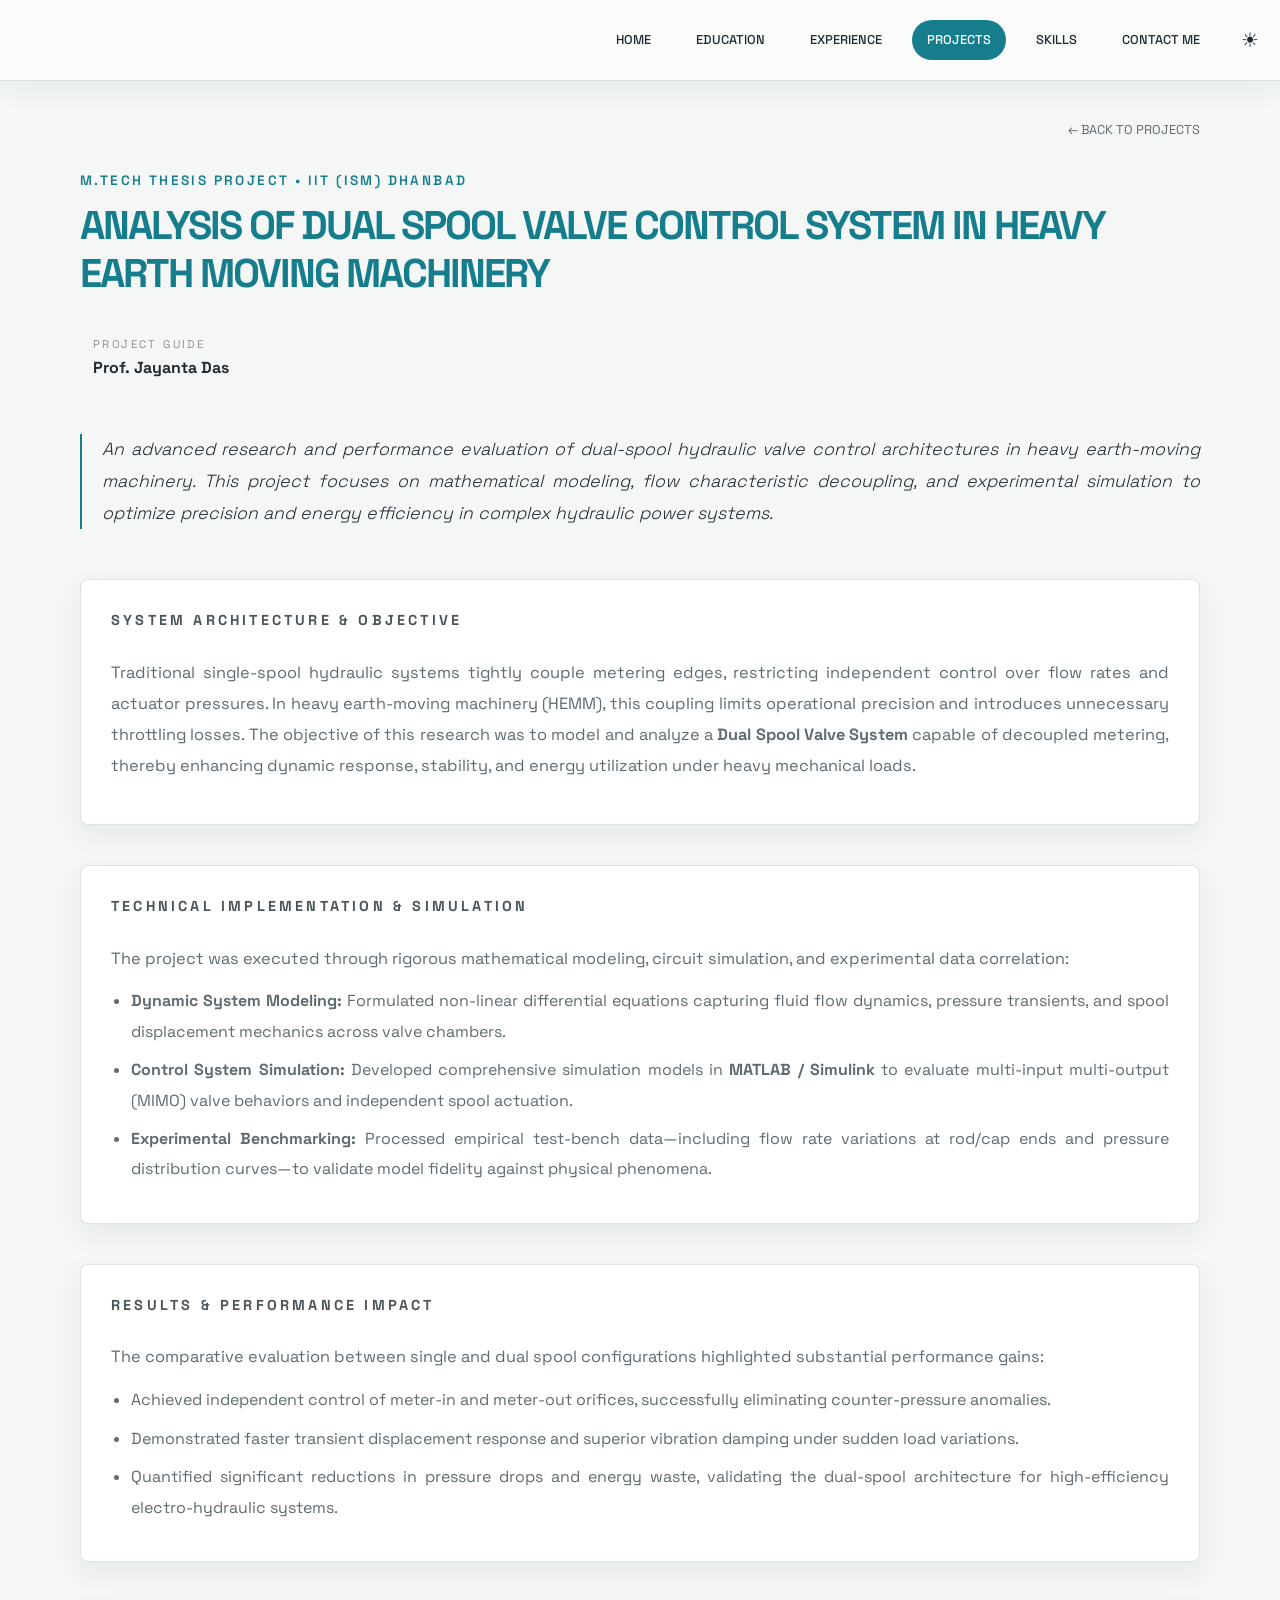
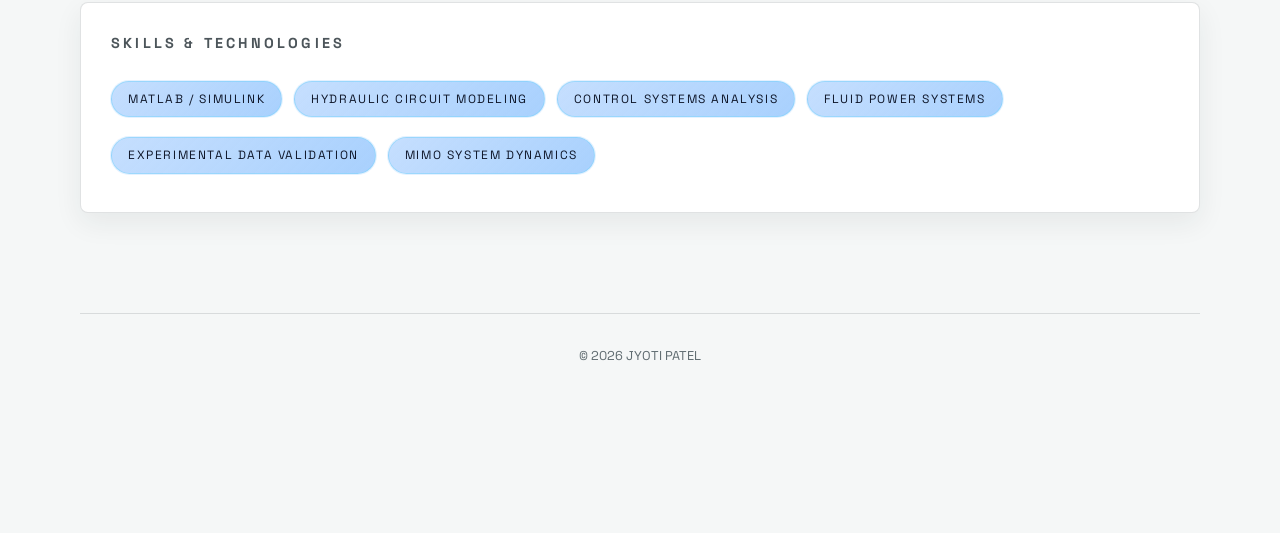
<file: M_Tech_Project.html>
<!DOCTYPE html>
<html lang="en">
<head>
    <meta charset="UTF-8">
    <meta name="viewport" content="width=device-width, initial-scale=1.0">
    <title>JYOTI | M.TECH PROJECT</title>
    <link rel="stylesheet" href="style.css">
</head>
<body>
    <header>
        <nav>
            <ul>
                <li><a href="index.html" class="nav-btn">Home</a></li>
                <li><a href="education.html" class="nav-btn">Education</a></li>
                <li><a href="experience.html" class="nav-btn">Experience</a></li>
                <li><a href="projects.html" class="nav-btn active">Projects</a></li>
                <li><a href="skill.html" class="nav-btn">Skills</a></li>
                <li><a href="contact.html" class="nav-btn">Contact Me</a></li>
                <li>
                    <button class="theme-toggle" type="button" aria-label="Switch to light mode">
                        <span class="theme-toggle__icon" aria-hidden="true">☾</span>
                    </button>
                </li>
            </ul>
        </nav>
    </header>

    <div class="wrapper">
        <a href="projects.html" class="back-home">← BACK TO PROJECTS</a>
        
        <section class="project-detail">
            <div class="project-meta">M.Tech Thesis Project • IIT (ISM) Dhanbad</div>
            <h2 class="page-title">ANALYSIS OF DUAL SPOOL VALVE CONTROL SYSTEM IN HEAVY EARTH MOVING MACHINERY</h2>
            
            <div class="supervisor-box">
                <span>Project Guide</span>
                <strong>Prof. Jayanta Das</strong>
            </div>

            <div class="summary project-summary">
                An advanced research and performance evaluation of dual-spool hydraulic valve control architectures in heavy earth-moving machinery. This project focuses on mathematical modeling, flow characteristic decoupling, and experimental simulation to optimize precision and energy efficiency in complex hydraulic power systems.
            </div>
        </section>

        <section class="ladder-content">
            <h3>SYSTEM ARCHITECTURE & OBJECTIVE</h3>
            <p>
                Traditional single-spool hydraulic systems tightly couple metering edges, restricting independent control over flow rates and actuator pressures. In heavy earth-moving machinery (HEMM), this coupling limits operational precision and introduces unnecessary throttling losses. The objective of this research was to model and analyze a <strong>Dual Spool Valve System</strong> capable of decoupled metering, thereby enhancing dynamic response, stability, and energy utilization under heavy mechanical loads.
            </p>
        </section>

        <section class="ladder-content">
            <h3>TECHNICAL IMPLEMENTATION & SIMULATION</h3>
            <p>
                The project was executed through rigorous mathematical modeling, circuit simulation, and experimental data correlation:
            </p>
            <ul>
                <li><strong>Dynamic System Modeling:</strong> Formulated non-linear differential equations capturing fluid flow dynamics, pressure transients, and spool displacement mechanics across valve chambers.</li>
                <li><strong>Control System Simulation:</strong> Developed comprehensive simulation models in <strong>MATLAB / Simulink</strong> to evaluate multi-input multi-output (MIMO) valve behaviors and independent spool actuation.</li>
                <li><strong>Experimental Benchmarking:</strong> Processed empirical test-bench data—including flow rate variations at rod/cap ends and pressure distribution curves—to validate model fidelity against physical phenomena.</li>
            </ul>
        </section>

        <section class="ladder-content">
            <h3>RESULTS & PERFORMANCE IMPACT</h3>
            <p>
                The comparative evaluation between single and dual spool configurations highlighted substantial performance gains:
            </p>
            <ul>
                <li>Achieved independent control of meter-in and meter-out orifices, successfully eliminating counter-pressure anomalies.</li>
                <li>Demonstrated faster transient displacement response and superior vibration damping under sudden load variations.</li>
                <li>Quantified significant reductions in pressure drops and energy waste, validating the dual-spool architecture for high-efficiency electro-hydraulic systems.</li>
            </ul>
        </section>

        <section class="ladder-content project-final-section">
            <h3>SKILLS & TECHNOLOGIES</h3>
            <ul class="skill-tags">
                <li class="skill-tag">MATLAB / Simulink</li>
                <li class="skill-tag">Hydraulic Circuit Modeling</li>
                <li class="skill-tag">Control Systems Analysis</li>
                <li class="skill-tag">Fluid Power Systems</li>
                <li class="skill-tag">Experimental Data Validation</li>
                <li class="skill-tag">MIMO System Dynamics</li>
            </ul>
        </section>

        <footer class="site-footer">
            <div>© 2026 JYOTI PATEL</div>
        </footer>
    </div>

    <script src="script.js"></script>
</body>
</html>
</file>
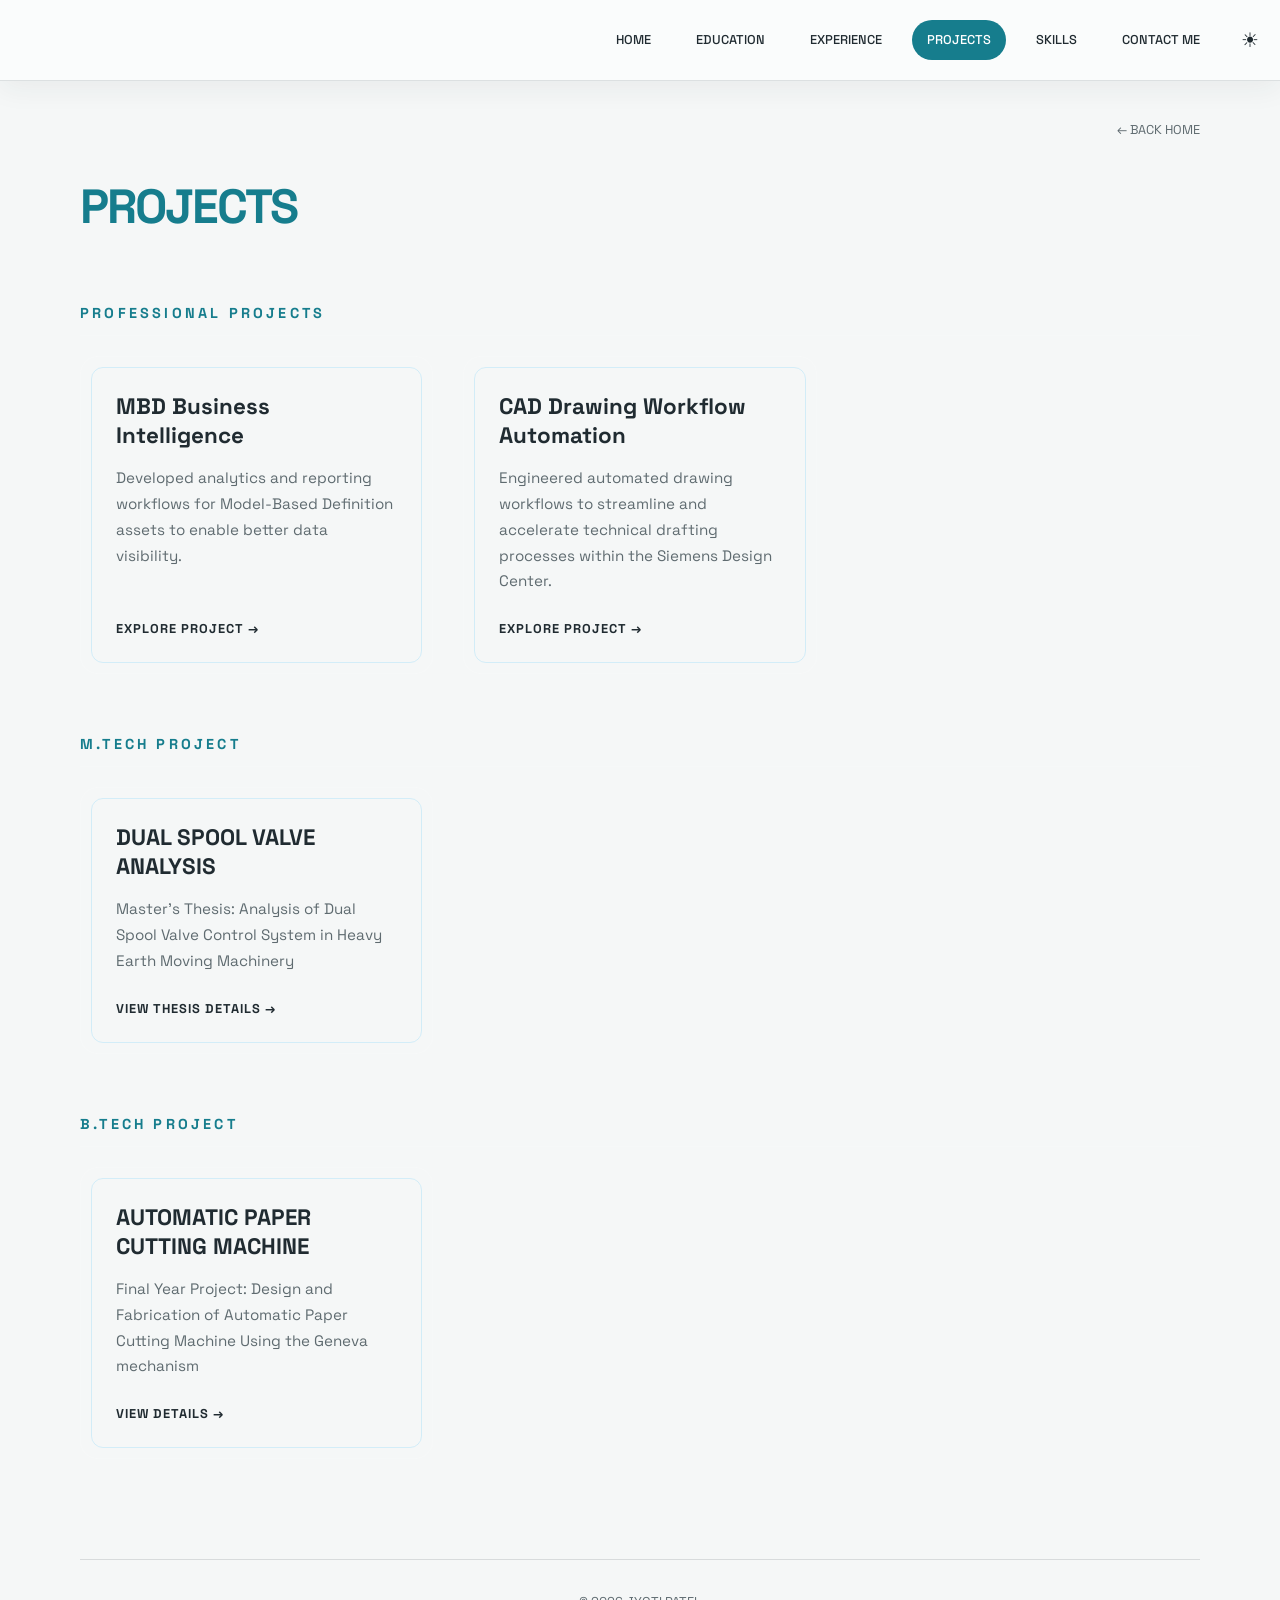
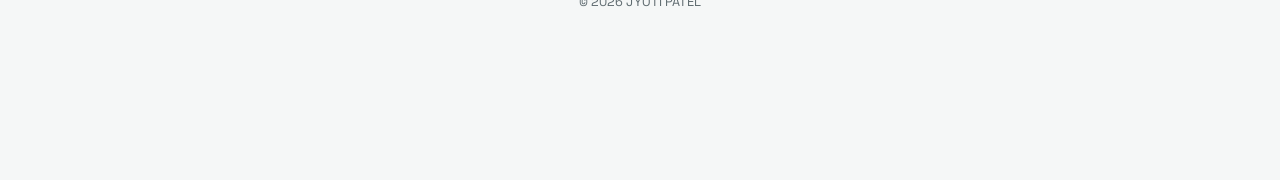
<file: projects.html>
<!DOCTYPE html>
<html lang="en">
<head>
    <meta charset="UTF-8">
    <title>JYOTI | PROJECTS</title>
    <link rel="stylesheet" href="style.css">
</head>
<body>
    <header>
        <nav>
            <ul>
                <li><a href="index.html" class="nav-btn">Home</a></li>
                <li><a href="education.html" class="nav-btn">Education</a></li>
                <li><a href="experience.html" class="nav-btn">Experience</a></li>
                <li><a href="projects.html" class="nav-btn active">Projects</a></li>
                <li><a href="skill.html" class="nav-btn">Skills</a></li>
                <li><a href="contact.html" class="nav-btn">Contact Me</a></li>
                <li>
                    <button class="theme-toggle" type="button" aria-label="Switch to light mode">
                        <span class="theme-toggle__icon" aria-hidden="true">☾</span>
                    </button>
                </li>
            </ul>
        </nav>
    </header>
    <div class="wrapper project-page">
        <a href="index.html" class="back-home">← BACK HOME</a>
        <h2 class="page-title">PROJECTS</h2>

        <!-- Professional Projects -->
        <h3 class="section-subtitle">PROFESSIONAL PROJECTS</h3>
        <div class="project-grid">
            <a href="BI_Project.html" class="project-card">
                <div>
                    <h3>MBD Business Intelligence</h3>
                    <p>Developed analytics and reporting workflows for Model-Based Definition assets to enable better data visibility.</p>
                </div>
                <div class="link-text">Explore Project →</div>
            </a>
            <a href="DrawingAI_Project.html" class="project-card">
                <div>
                    <h3>CAD Drawing Workflow Automation</h3>
                    <p>Engineered automated drawing workflows to streamline and accelerate technical drafting processes within the Siemens Design Center.</p>
                </div>
                <div class="link-text">Explore Project →</div>
            </a>
        </div>

        <!-- M.TECH SECTION -->
        <h3 class="section-subtitle">M.TECH PROJECT</h3>
        <div class="project-grid">
            <a href="M_Tech_Project.html" class="project-card">
                <div>
                    <h3>DUAL SPOOL VALVE ANALYSIS</h3>
                    <p>Master's Thesis: Analysis of Dual Spool Valve Control System in Heavy Earth Moving Machinery</p>
                </div>
                <div class="link-text">View Thesis Details →</div>
            </a>
        </div>

        <!-- B.TECH SECTION -->
        <h3 class="section-subtitle">B.TECH PROJECT</h3>
        <div class="project-grid">
            <a href="B_Tech_Project.html" class="project-card">
                <div>
                    <h3>AUTOMATIC PAPER CUTTING MACHINE</h3>
                    <p>Final Year Project: Design and Fabrication of Automatic Paper Cutting Machine Using the Geneva mechanism</p>
                </div>
                <div class="link-text">View Details →</div>
            </a>
        </div>

        <footer class="site-footer">
            <div>© 2026 JYOTI PATEL</div>
        </footer>
    </div>
    <script src="script.js"></script>
</body>
</html>
</file>
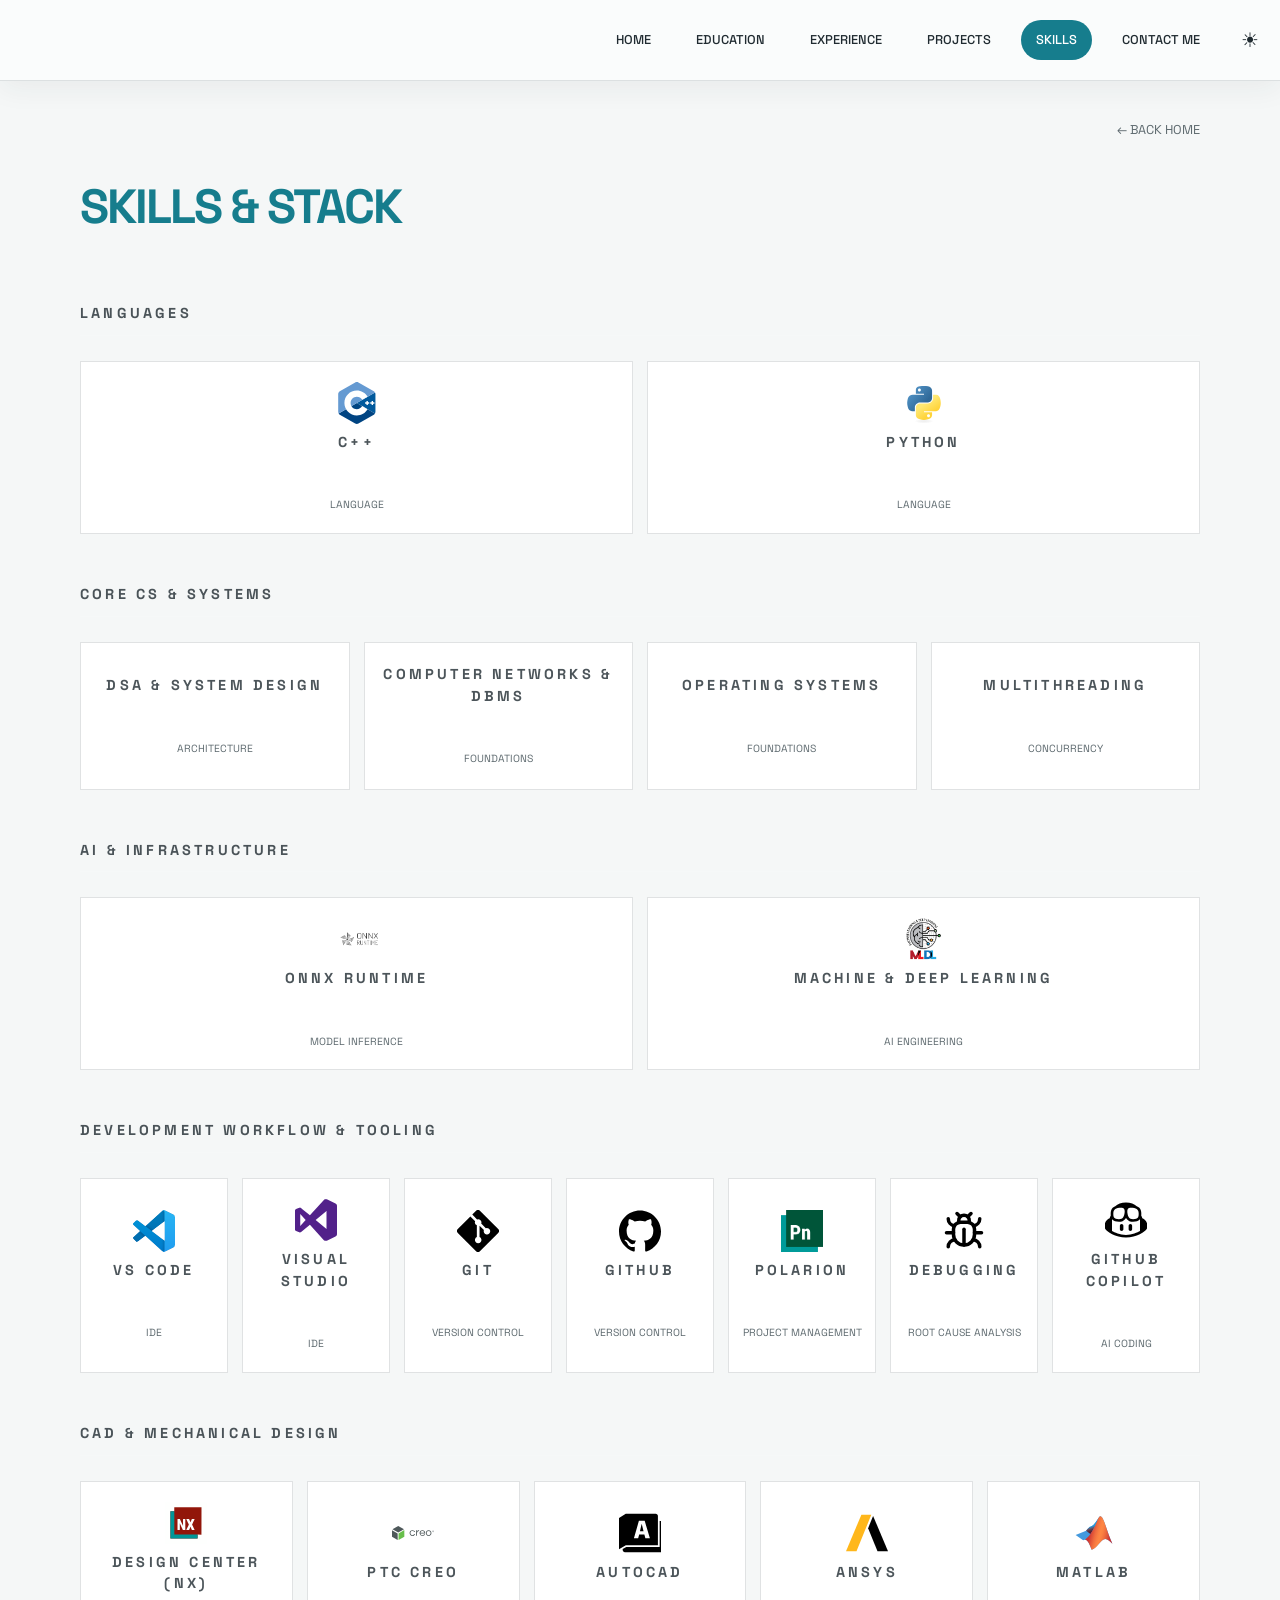
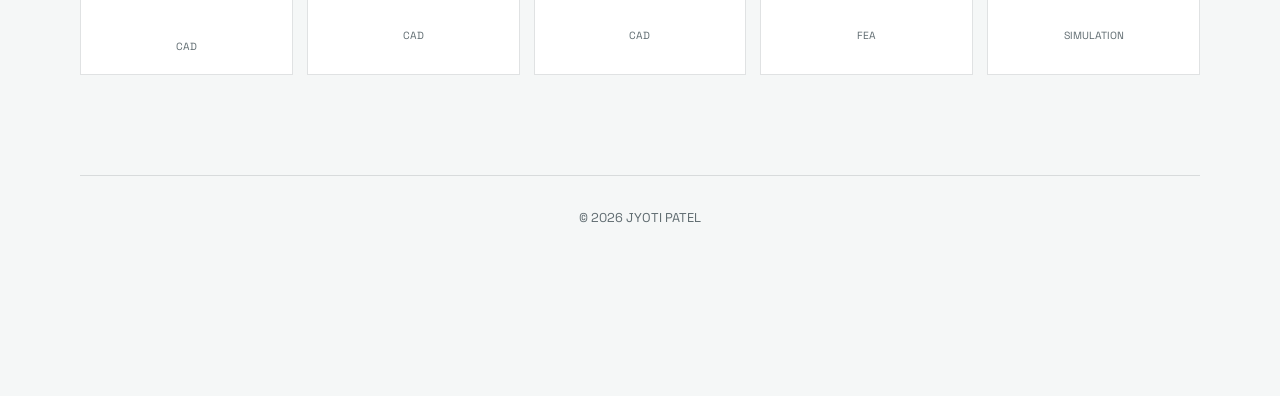
<file: skill.html>
<!DOCTYPE html>
<html lang="en">
<head>
    <meta charset="UTF-8">
    <title>JYOTI PATEL | SKILLS</title>
    <link rel="stylesheet" href="style.css">
</head>
<body>
    <header>
        <nav>
            <ul>
                <li><a href="index.html" class="nav-btn">Home</a></li>
                <li><a href="education.html" class="nav-btn">Education</a></li>
                <li><a href="experience.html" class="nav-btn">Experience</a></li>
                <li><a href="projects.html" class="nav-btn">Projects</a></li>
                <li><a href="skill.html" class="nav-btn active">Skills</a></li>
                <li><a href="contact.html" class="nav-btn">Contact Me</a></li>
                <li>
                    <button class="theme-toggle" type="button" aria-label="Switch to light mode">
                        <span class="theme-toggle__icon" aria-hidden="true">☾</span>
                    </button>
                </li>
            </ul>
        </nav>
    </header>
    <div class="wrapper">
        <a href="index.html" class="back-home">← BACK HOME</a>
        <h2 class="page-title">SKILLS & STACK</h2>

        <!-- 1. Languages -->
        <div class="skill-category">
            <h3>Languages</h3>
            <div class="skills-grid">
                <article class="skill-item">
                    <img src="assets/skills/cplusplus.svg" alt="" aria-hidden="true">
                    <h3>C++</h3>
                    <span>LANGUAGE</span>
                </article>
                <article class="skill-item">
                    <img src="assets/skills/python.svg" alt="" aria-hidden="true">
                    <h3>Python</h3>
                    <span>LANGUAGE</span>
                </article>
            </div>
        </div>

        <!-- 2. Core Computer Science & Systems -->
        <div class="skill-category">
            <h3>Core CS &amp; Systems</h3>
            <div class="skills-grid">
                <article class="skill-item">
                    <h3>DSA &amp; System Design</h3>
                    <span>ARCHITECTURE</span>
                </article>
                <article class="skill-item">
                    <h3>Computer Networks &amp; DBMS</h3>
                    <span>FOUNDATIONS</span>
                </article>
                <article class="skill-item">
                    <h3>Operating Systems</h3>
                    <span>FOUNDATIONS</span>
                </article>
                <article class="skill-item">
                    <h3>Multithreading</h3>
                    <span>CONCURRENCY</span>
                </article>
            </div>
        </div>

        <!-- 3. AI & High-Performance Infrastructure -->
        <div class="skill-category">
            <h3>AI &amp; Infrastructure</h3>
            <div class="skills-grid">
                <article class="skill-item">
                    <img src="assets/skills/onnxruntime.png" alt="" aria-hidden="true">
                    <h3>ONNX Runtime</h3>
                    <span>MODEL INFERENCE</span>
                </article>
                <article class="skill-item">
                    <img src="assets/skills/machine-deep-learning.jpg" alt="" aria-hidden="true">
                    <h3>Machine &amp; Deep Learning</h3>
                    <span>AI ENGINEERING</span>
                </article>
            </div>
        </div>

        <!-- 4. Development Workflow & Tooling -->
        <div class="skill-category">
            <h3>Development Workflow &amp; Tooling</h3>
            <div class="skills-grid">
                <article class="skill-item">
                    <img src="assets/skills/vscode.svg" alt="" aria-hidden="true">
                    <h3>VS Code</h3>
                    <span>IDE</span>
                </article>
                <article class="skill-item">
                    <img src="assets/skills/visualstudio.svg" alt="" aria-hidden="true">
                    <h3>Visual Studio</h3>
                    <span>IDE</span>
                </article>
                <article class="skill-item">
                    <img src="assets/skills/git.svg" alt="" aria-hidden="true">
                    <h3>Git </h3>
                    <span>VERSION CONTROL</span>
                </article>
                <article class="skill-item">
                    <img src="assets/skills/github.svg" alt="" aria-hidden="true">
                    <h3>GitHub</h3>
                    <span>VERSION CONTROL</span>
                </article>
                <article class="skill-item">
                    <img src="assets/skills/polarion.png" alt="" aria-hidden="true">
                    <h3>Polarion</h3>
                    <span>PROJECT MANAGEMENT</span>
                </article>
                <article class="skill-item">
                    <img src="assets/skills/debugging.svg" alt="" aria-hidden="true">
                    <h3>Debugging</h3>
                    <span>ROOT CAUSE ANALYSIS</span>
                </article>
                <article class="skill-item">
                    <img src="assets/skills/githubcopilot.svg" alt="" aria-hidden="true">
                    <h3>GitHub Copilot</h3>
                    <span>AI CODING</span>
                </article>
            </div>
        </div>

         <!-- 5. CAD & Mechanical Design -->
        <div class="skill-category">
            <h3>CAD &amp; Mechanical Design</h3>
            <div class="skills-grid">
                <article class="skill-item">
                    <img src="assets/skills/siemens-nx.svg" alt="" aria-hidden="true">
                    <h3>Design Center (NX)</h3>
                    <span>CAD</span>
                </article>
                <article class="skill-item">
                    <img src="assets/skills/ptc-creo.svg" alt="" aria-hidden="true">
                    <h3>PTC Creo</h3>
                    <span>CAD</span>
                </article>
                <article class="skill-item">
                    <img src="assets/skills/autocad.svg" alt="" aria-hidden="true">
                    <h3>AutoCAD</h3>
                    <span>CAD</span>
                </article>
                <article class="skill-item">
                    <img src="assets/skills/ansys.svg" alt="" aria-hidden="true">
                    <h3>ANSYS</h3>
                    <span>FEA</span>
                </article>
                <article class="skill-item">
                    <img src="assets/skills/matlab.svg" alt="" aria-hidden="true">
                    <h3>MATLAB</h3>
                    <span>SIMULATION</span>
                </article>
            </div>
        </div>
   

        <footer class="site-footer">
            <div>© 2026 JYOTI PATEL</div>
        </footer>
    </div>
    <script src="script.js"></script>
</body>
</html>
</file>
<file: style.css>
@import url('https://fonts.googleapis.com/css2?family=Space+Grotesk:wght@300;500;700&display=swap');

:root {
    color-scheme: light;
    --bg: #F5F7F7;
    --fg: #202B31;
    --accent: #167D8D;
    --muted: #5F6B70;
    --card-bg: #FFFFFF;
    --border: 1px solid rgba(35, 55, 61, 0.14);
    --header-bg: rgba(250, 252, 252, 0.94);
    --control-border: rgba(35, 55, 61, 0.2);
    --accent-soft: rgba(22, 125, 141, 0.12);
    --accent-shadow: rgba(22, 125, 141, 0.2);
    --code-bg: #E9F0F1;
    --code-string: #A34F43;
    --code-property: #806B3C;
    --active-fg: #FFFFFF;
}

:root[data-theme="dark"] {
    color-scheme: dark;
    --bg: #0F172A;
    --fg: #F8FAFC;
    --accent: #38BDF8;
    --muted: #94A3B8;
    --card-bg: #1E293B;
    --border: 1px solid rgba(255, 255, 255, 0.1);
    --header-bg: rgba(15, 23, 42, 0.9);
    --control-border: rgba(255, 255, 255, 0.2);
    --accent-soft: rgba(56, 189, 248, 0.14);
    --accent-shadow: rgba(56, 189, 248, 0.2);
    --code-bg: #111B2E;
    --code-string: #F3A26D;
    --code-property: #E9C46A;
    --active-fg: #0F172A;
}

* { margin: 0; padding: 0; box-sizing: border-box; }
html { scroll-behavior: smooth; }
body { font-family: 'Space Grotesk', sans-serif; background-color: var(--bg); color: var(--fg); line-height: 1.5; min-height: 100vh; }

.wrapper { max-width: 1200px; margin: 0 auto; padding: 120px 40px; }

header {
    position: fixed; top: 0; left: 0; width: 100%; background: var(--header-bg);
    backdrop-filter: blur(10px); border-bottom: var(--border); z-index: 1000;
    box-shadow: 0 8px 28px rgba(32, 43, 49, 0.06);
    padding: 20px 10px; display: flex; justify-content: flex-end; align-items: center;
}

.logo { font-weight: 700; font-size: 1.5rem; color: var(--accent); text-decoration: none; letter-spacing: -1px; }

nav { width: 100%; }
nav ul { display: flex; justify-content: flex-end; align-items: center; flex-wrap: wrap; gap: 15px; list-style: none; }

.nav-btn {
    display: inline-flex; align-items: center; justify-content: center; min-height: 40px;
    padding: 9px 14px; border: 1px solid transparent; border-radius: 999px;
    text-decoration: none; color: var(--fg); font-weight: 500; text-transform: uppercase;
    font-size: 0.8rem; transition: transform 0.18s ease, background-color 0.18s ease, color 0.18s ease;
}

.nav-btn:hover:not(.active) { transform: translateY(-2px); background-color: var(--accent-soft); color: var(--accent); }
.nav-btn.active { background-color: var(--accent); color: var(--active-fg); }
.nav-btn:active { transform: scale(0.96); }
.nav-btn:focus-visible { outline: 2px solid var(--accent); outline-offset: 3px; }

.theme-toggle { display: inline-grid; place-items: center; width: 40px; height: 40px; border: 0; border-radius: 50%; background: transparent; color: var(--fg); cursor: pointer; transition: transform 0.18s ease, background-color 0.18s ease, color 0.18s ease, box-shadow 0.18s ease; }
.theme-toggle:hover { transform: translateY(-2px); background: var(--accent-soft); color: var(--accent); box-shadow: 0 0 0 6px var(--accent-soft); }
.theme-toggle:active { transform: scale(0.9); box-shadow: 0 0 0 3px var(--accent-soft); }
.theme-toggle:focus-visible { outline: 2px solid var(--accent); outline-offset: 3px; }
.theme-toggle__icon { font-size: 1.25rem; line-height: 1; }

.hero h1 { font-size: clamp(3rem, 10vw, 8rem); font-weight: 900; letter-spacing: -0.04em; line-height: 0.9; margin: 0 0 40px 0; color: var(--fg); } .accent-dot { color: var(--accent); } .summary { font-size: 1.2rem; font-weight: 300; color: var(--muted); margin-bottom: 60px; width: 100%; max-width: none; text-align: justify; text-justify: inter-word; }
.code-property { color: var(--code-property); }
.code-string { color: var(--code-string); }
.terminal { width: min(860px, calc(100% - 48px)); min-width: 0; margin: 52px auto 0; overflow: hidden; border: var(--border); border-radius: 6px; background: var(--code-bg); box-shadow: 0 18px 48px rgba(0, 0, 0, 0.14); animation: terminal-float 4.5s ease-in-out infinite; }
.terminal:hover, .terminal:focus-within { animation-play-state: paused; }
@keyframes terminal-float { 0%, 100% { transform: translateY(0); } 50% { transform: translateY(-6px); } }
.terminal__bar { display: flex; align-items: center; gap: 10px; padding: 12px 16px; border-bottom: var(--border); color: var(--muted); font-size: 0.7rem; text-transform: uppercase; }
.terminal__dots { display: inline-flex; gap: 5px; }
.terminal__dots span { width: 7px; height: 7px; border-radius: 50%; background: var(--accent); opacity: 0.75; }
.terminal__dots span:nth-child(2) { background: var(--code-property); }
.terminal__dots span:nth-child(3) { background: var(--code-string); }
.terminal__live { margin-left: auto; color: var(--accent); font-weight: 700; }
.terminal__output { min-height: 112px; max-height: 250px; overflow-y: auto; padding: 18px 20px 8px; font-family: Consolas, 'Courier New', monospace; font-size: 0.85rem; }
.terminal__line { margin-bottom: 10px; color: var(--muted); white-space: pre-wrap; overflow-wrap: anywhere; }
.terminal__line code { color: var(--code-property); }
.terminal__line--command { color: var(--accent); }
.terminal__line--response { color: var(--fg); }
.terminal__line--error { color: var(--code-string); }
.terminal__toolbar { display: flex; align-items: center; flex-wrap: wrap; gap: 8px; padding: 10px 20px; border-bottom: var(--border); }
.terminal__tool-button { min-height: 34px; padding: 6px 10px; border: 1px solid var(--control-border); border-radius: 4px; background: transparent; color: var(--fg); font: inherit; font-size: 0.72rem; cursor: pointer; }
.terminal__tool-button:hover { border-color: var(--accent); color: var(--accent); }
.terminal__tool-button:focus-visible { outline: 2px solid var(--accent); outline-offset: 2px; }
.terminal__tool-button:disabled { cursor: wait; opacity: 0.65; }
.terminal__form { display: flex; align-items: center; gap: 12px; margin: 0 20px; padding: 14px 0 18px; border-top: var(--border); font-family: Consolas, 'Courier New', monospace; }
.terminal__prompt { color: var(--accent); font-weight: 700; }
.terminal__form input { flex: 1; min-width: 0; border: 0; outline: 0; background: transparent; color: var(--fg); font: inherit; }
.terminal__form input::placeholder { color: var(--muted); opacity: 0.8; }
.terminal__form:focus-within { border-color: var(--accent); }
.terminal__submit { padding: 7px 12px; border: 0; border-radius: 999px; background: var(--accent); color: var(--active-fg); font: inherit; font-size: 0.75rem; cursor: pointer; transition: transform 0.18s ease, opacity 0.18s ease; }
.terminal__submit:hover { transform: translateY(-1px); opacity: 0.85; }
.terminal__submit:active { transform: scale(0.96); }
.terminal__submit:focus-visible { outline: 2px solid var(--accent); outline-offset: 3px; }
.llm-dialog { width: min(520px, calc(100vw - 32px)); max-height: calc(100vh - 32px); margin: auto; padding: 0; overflow-y: auto; border: var(--border); border-radius: 6px; background: var(--card-bg); color: var(--fg); box-shadow: 0 24px 70px rgba(0, 0, 0, 0.3); }
.llm-dialog::backdrop { background: rgba(15, 23, 42, 0.62); backdrop-filter: blur(3px); }
.llm-dialog__form { display: flex; flex-direction: column; gap: 16px; padding: 24px; }
.llm-dialog__form h2 { font-size: 1.35rem; line-height: 1.25; }
.llm-dialog__form > p { color: var(--muted); font-size: 0.85rem; line-height: 1.6; }
.llm-dialog__field { display: flex; flex-direction: column; gap: 6px; }
.llm-dialog__field label { font-size: 0.78rem; font-weight: 700; }
.llm-dialog__field label span { color: var(--muted); font-weight: 400; }
.llm-dialog__field input { width: 100%; min-height: 40px; padding: 9px 10px; border: var(--border); border-radius: 3px; background: var(--bg); color: var(--fg); font: inherit; font-size: 0.85rem; }
.llm-dialog__field input:focus { outline: 2px solid var(--accent); outline-offset: 1px; }
.llm-dialog__status { min-height: 1.2em; }
.llm-dialog__actions { display: flex; flex-wrap: wrap; justify-content: flex-end; gap: 8px; }
.llm-dialog__button { min-height: 38px; padding: 8px 12px; border: 1px solid var(--control-border); border-radius: 4px; background: transparent; color: var(--fg); font: inherit; font-size: 0.75rem; cursor: pointer; }
.llm-dialog__button:hover { border-color: var(--accent); color: var(--accent); }
.llm-dialog__button--primary { border-color: var(--accent); background: var(--accent); color: var(--active-fg); }
.llm-dialog__button:focus-visible { outline: 2px solid var(--accent); outline-offset: 2px; }
.skills-intro { max-width: 900px; margin-bottom: 36px; }
.skills-grid { display: grid; grid-template-columns: repeat(auto-fit, minmax(132px, 1fr)); gap: 14px; }
.skill-item { display: flex; min-height: 148px; padding: 20px 12px; flex-direction: column; align-items: center; justify-content: center; gap: 8px; border: var(--border); background: var(--card-bg); text-align: center; transition: transform 0.18s ease, border-color 0.18s ease, box-shadow 0.18s ease; }
.skill-item:hover { transform: translateY(-3px); border-color: var(--accent); box-shadow: 0 10px 24px rgba(0, 0, 0, 0.12); }
.skill-item img { width: 42px; height: 42px; object-fit: contain; }
.skill-item h3 { color: var(--fg); font-size: 0.95rem; }
.skill-item span { color: var(--muted); font-size: 0.65rem; }
.about-vibe { display: grid; grid-template-columns: minmax(0, 0.9fr) minmax(0, 1.1fr); gap: 40px; margin-top: 72px; padding-top: 32px; border-top: var(--border); }
.about-vibe__lead > span { color: var(--accent); font-size: 0.7rem; font-weight: 700; }
.about-vibe__lead h2 { margin-top: 12px; font-size: 2rem; line-height: 1.15; }
.about-vibe__details { display: grid; grid-template-columns: repeat(auto-fit, minmax(160px, 1fr)); gap: 24px; }
.about-vibe__details h3 { margin-bottom: 8px; color: var(--accent); font-size: 0.85rem; }
.about-vibe__details p { color: var(--muted); font-size: 0.9rem; }

.cta-btn {
    display: inline-block; text-decoration: none; background-color: var(--accent); color: var(--active-fg);
    padding: 18px 36px; font-weight: 700; text-transform: uppercase; font-size: 0.9rem; transition: all 0.3s;
}
.cta-btn:hover { transform: translateY(-3px); box-shadow: 0 10px 20px var(--accent-shadow); }

.site-footer { display: flex; flex-direction: column; justify-content: center; align-items: center; gap: 12px; margin-top: 100px; padding: 32px 0 48px; border-top: var(--border); color: var(--muted); font-size: 0.8rem; text-align: center; text-transform: uppercase; }
.home-footer { padding: 40px 0 56px; }

.page-title { font-size: 3rem; margin-bottom: 60px; color: var(--accent); letter-spacing: -2px; }
.back-home { display: block; width: fit-content; margin: 0 0 32px auto; color: var(--muted); font-size: 0.8rem; text-decoration: none; text-transform: uppercase; transition: color 0.18s ease, transform 0.18s ease; }
.back-home:hover { color: var(--accent); transform: translateX(-3px); }
.back-home:focus-visible { outline: 2px solid var(--accent); outline-offset: 4px; }


.project-page .section-subtitle {
    font-size: 0.9rem;
    letter-spacing: 0.2rem;
    color: var(--accent);
    margin: 40px 0 20px 0;
    border-bottom: 1px solid rgba(255, 255, 255, 0.1);
    padding-bottom: 10px;
    text-transform: uppercase;
}


.project-page .portfolio-intro h3 {
    font-size: 0.8rem;
    letter-spacing: 0.2rem;
    text-transform: uppercase;
    color: var(--accent);
    margin-bottom: 12px;
}

.project-page .portfolio-intro p {
    color: var(--muted);
    max-width: 820px;
    line-height: 1.8;
    font-size: 1rem;
}

.project-page .project-grid {
    margin-bottom: 60px;
}

.project-page .project-card {
    position: relative;
    background: rgba(255, 255, 255, 0.02);
    border: 1px solid rgba(255, 255, 255, 0.14);
    border-radius: 18px;
    padding: 35px;
    display: flex;
    flex-direction: column;
    justify-content: space-between;
    text-decoration: none;
    color: inherit;
    transition: all 0.3s ease;
    box-shadow: inset 0 0 0 1px rgba(255, 255, 255, 0.04);
}

.project-page .project-card::before {
    content: "";
    position: absolute;
    inset: 10px;
    border: 1px solid rgba(56, 189, 248, 0.18);
    border-radius: 12px;
    pointer-events: none;
}

.project-page .project-card:hover {
    border-color: var(--accent);
    background: rgba(56, 189, 248, 0.12);
    transform: translateY(-4px);
    box-shadow: 0 16px 32px rgba(56, 189, 248, 0.12), inset 0 0 0 1px rgba(56, 189, 248, 0.18);
}

.project-page .project-card h3 {
    font-size: 1.4rem;
    line-height: 1.3;
    margin-bottom: 15px;
    color: var(--fg);
}

.project-page .project-card p {
    font-size: 0.95rem;
    color: var(--muted);
    line-height: 1.7;
    margin-bottom: 25px;
}

.project-page .link-text {
    font-size: 0.8rem;
    letter-spacing: 0.1rem;
    text-transform: uppercase;
    color: var(--fg);
    display: inline-flex;
    align-items: center;
    gap: 8px;
    font-weight: 600;
}

.project-page .project-card:hover .link-text {
    color: var(--accent);
}

/* Shared detail-page styles */
.project-meta {
    font-size: 0.85rem;
    letter-spacing: 0.15rem;
    color: var(--accent);
    text-transform: uppercase;
    margin-bottom: 10px;
    font-weight: 600;
}

.project-detail .page-title {
    line-height: 1.2;
    width: 100%;
    margin-bottom: 25px;
    font-size: 2.5rem;
    text-align: left;
    max-width: none;
}

.project-detail .summary,
.project-summary {
    width: 100%;
    max-width: none;
    font-size: 1.1rem;
    color: var(--fg);
    margin-bottom: 50px;
    border-left: 2px solid var(--accent);
    padding-left: 20px;
    text-align: justify;
    text-justify: inter-word;
    line-height: 1.8;
    font-style: italic;
}

.project-detail ~ .ladder-content,
.project-detail ~ .project-section {
    width: 100%;
    max-width: none;
    margin-bottom: 40px;
    display: block;
    clear: both;
    text-align: justify;
}

.project-detail ~ .ladder-content h3,
.project-detail ~ .project-section h3 {
    font-size: 0.9rem;
    letter-spacing: 0.2rem;
    text-transform: uppercase;
    margin-bottom: 15px;
    color: var(--fg);
    opacity: 0.8;
    border-bottom: 1px solid rgba(255, 255, 255, 0.1);
    padding-bottom: 10px;
}

.project-detail ~ .ladder-content p,
.project-detail ~ .project-section p {
    width: 100%;
    max-width: none;
    color: var(--muted);
    line-height: 1.9;
    text-align: justify;
    text-justify: inter-word;
    margin-bottom: 12px;
    display: block;
    font-size: 1.02rem;
}

.project-detail ~ .ladder-content ul,
.project-detail ~ .project-section ul {
    width: 100%;
    max-width: none;
    margin-top: 12px;
    padding-left: 20px;
    color: var(--muted);
    line-height: 1.9;
    text-align: justify;
    text-justify: inter-word;
}

.project-detail ~ .ladder-content li,
.project-detail ~ .project-section li {
    margin-bottom: 8px;
}

.project-detail ~ .project-final-section {
    margin-bottom: 80px;
}

.project-detail .supervisor-box {
    margin-bottom: 35px;
    padding: 12px;
    border: 1px solid rgba(255, 255, 255, 0.1);
    display: inline-block;
    background: rgba(255, 255, 255, 0.02);
}

.project-detail .supervisor-box span {
    font-size: 0.7rem;
    text-transform: uppercase;
    letter-spacing: 0.15rem;
    opacity: 0.5;
    display: block;
    margin-bottom: 4px;
}

.project-detail .supervisor-box strong {
    display: block;
    margin-bottom: 6px;
}

.project-detail ~ .ladder-content .skill-tags,
.project-detail ~ .project-section .skill-tags {
    display: flex;
    gap: 12px;
    flex-wrap: wrap;
    list-style: none;
    padding: 0;
    margin-top: 10px;
}

.project-detail ~ .ladder-content .skill-tag,
.project-detail ~ .project-section .skill-tag {
    font-size: 0.75rem;
    letter-spacing: 0.1rem;
    text-transform: uppercase;
    border: 1px solid rgba(125, 211, 252, 0.55);
    padding: 6px 16px;
    color: #0f172a;
    background: linear-gradient(135deg, rgba(191, 219, 254, 0.9), rgba(147, 197, 253, 0.8));
    border-radius: 999px;
    transition: all 0.3s ease;
    box-shadow: 0 0 0 1px rgba(147, 197, 253, 0.25);
}

.project-detail ~ .ladder-content .skill-tag:hover,
.project-detail ~ .project-section .skill-tag:hover {
    border-color: rgba(96, 165, 250, 0.9);
    background: linear-gradient(135deg, rgba(219, 234, 254, 1), rgba(191, 219, 254, 0.9));
    transform: translateY(-1px);
}

.skill-category {
    margin-bottom: 50px;
}

.skill-category h3 {
    font-size: 0.9rem;
    letter-spacing: 0.2rem;
    text-transform: uppercase;
    margin-bottom: 25px;
    color: var(--fg);
    opacity: 0.8;
    border-bottom: 1px solid rgba(255, 255, 255, 0.1);
    padding-bottom: 10px;
}

.education-summary {
    width: 100%;
    text-align: justify;
    text-justify: inter-word;
    line-height: 1.8;
    margin-bottom: 50px;
    color: var(--fg);
}

.education-page .ladder {
    width: 100%;
    text-align: left;
}

.education-page .ladder-step {
    margin-bottom: 40px;
}

.education-page .ladder-content h3 {
    margin-bottom: 5px;
}

.education-page .grade span {
    margin-right: 10px;
}

/* Ladder UI (Education & Experience) */
.ladder { position: relative; max-width: 800px; margin: 0 auto; padding: 40px 0; }
.ladder::before {
    content: ''; position: absolute; left: 50%; top: 0; bottom: 0; width: 2px;
    background: var(--accent); transform: translateX(-50%); opacity: 0.3;
}
.ladder-step { position: relative; width: 100%; margin-bottom: 60px; display: flex; justify-content: center; align-items: center; }
.ladder-step::before { content: ''; position: absolute; z-index: 2; top: 50%; left: 50%; width: 12px; height: 12px; border: 2px solid var(--accent); border-radius: 50%; background: var(--bg); transform: translate(-50%, -50%); transition: background-color 0.2s ease, box-shadow 0.2s ease; }
.ladder-step::after { content: ''; position: absolute; top: 50%; left: 45%; width: 10%; height: 1px; background: var(--accent); opacity: 0.25; transform: scaleX(0.75); transition: opacity 0.2s ease, transform 0.2s ease; }
.ladder-content { position: relative; z-index: 1; width: 45%; padding: 30px; border: var(--border); border-radius: 8px; background: var(--card-bg); box-shadow: 0 10px 28px rgba(32, 43, 49, 0.07); transition: transform 0.22s ease, border-color 0.22s ease, box-shadow 0.22s ease; }
.ladder-content:hover { z-index: 3; border-color: var(--accent); box-shadow: 0 16px 32px rgba(32, 43, 49, 0.13); }
.ladder-step:nth-child(odd) .ladder-content:hover { transform: translate(5px, -4px); }
.ladder-step:nth-child(even) .ladder-content:hover { transform: translate(-5px, -4px); }
.ladder-step:has(.ladder-content:hover)::before { background: var(--accent); box-shadow: 0 0 0 5px var(--accent-soft); }
.ladder-step:has(.ladder-content:hover)::after { opacity: 0.8; transform: scaleX(1); }
.ladder-step:nth-child(odd) .ladder-content { margin-right: auto; text-align: right; }
.ladder-step:nth-child(even) .ladder-content { margin-left: auto; text-align: left; }
.ladder-content h3 { color: var(--accent); margin-bottom: 5px; }
.ladder-content .sub { font-weight: 700; font-size: 0.9rem; margin-bottom: 5px; }
.ladder-content .date { font-size: 0.8rem; color: var(--muted); }
.ladder-content .grade { display: inline-flex; margin-top: 12px; padding: 5px 9px; align-items: center; gap: 7px; border-radius: 4px; background: var(--accent-soft); color: var(--accent); font-size: 0.78rem; }
.ladder-content .grade span { font-size: 0.62rem; font-weight: 700; text-transform: uppercase; }
.ladder-content .grade strong { font-size: 0.78rem; }

/* Projects Grid */
.project-grid { display: grid; grid-template-columns: repeat(auto-fill, minmax(350px, 1fr)); gap: 30px; }
.project-card {
    background: var(--card-bg); border: var(--border); padding: 40px; text-decoration: none;
    color: var(--fg); transition: all 0.3s; display: flex; flex-direction: column; justify-content: space-between;
}
.project-card:hover { border-color: var(--accent); transform: translateY(-5px); }
.project-card h3 { font-size: 1.8rem; margin-bottom: 15px; color: var(--accent); }
.project-card p { color: var(--muted); margin-bottom: 20px; }
.project-card .link-text { font-weight: 700; text-transform: uppercase; font-size: 0.8rem; letter-spacing: 1px; }

/* Contact Page */
.social-grid { display: flex; flex-wrap: wrap; gap: 15px; margin-bottom: 60px; }
.social-btn {
    display: grid; place-items: center; width: 48px; height: 48px;
    border: 0; border-radius: 50%; background: transparent;
    text-decoration: none; color: var(--muted); transition: transform 0.18s ease, background-color 0.18s ease, color 0.18s ease, box-shadow 0.18s ease;
}
.social-btn svg { width: 22px; height: 22px; fill: none; stroke: currentColor; stroke-width: 1.8; stroke-linecap: round; stroke-linejoin: round; }
.social-btn:hover { transform: translateY(-3px) scale(1.05); background: var(--accent-soft); color: var(--accent); box-shadow: 0 0 0 6px var(--accent-soft); }
.social-btn:active { transform: scale(0.92); box-shadow: 0 0 0 3px var(--accent-soft); }
.social-btn:focus-visible { outline: 2px solid var(--accent); outline-offset: 3px; }

.contact-form { max-width: 600px; display: flex; flex-direction: column; gap: 20px; }
.form-group { display: flex; flex-direction: column; gap: 8px; }
.form-group label { font-size: 0.8rem; text-transform: uppercase; color: var(--muted); font-weight: 700; }
.form-group input, .form-group textarea {
    background: var(--card-bg); border: var(--border); padding: 15px; color: var(--fg);
    font-family: inherit; font-size: 1rem; outline: none;
}
.form-group input:focus, .form-group textarea:focus { border-color: var(--accent); }

@media (max-width: 768px) {
    header { padding: 12px 10px; }
    nav ul { justify-content: center; column-gap: 4px; row-gap: 2px; }
    .nav-btn { min-height: 36px; padding: 8px 10px; font-size: 0.72rem; }
    .hero h1 { font-size: 3rem; }
    .terminal { width: calc(100% - 32px); margin-top: 32px; }
    .home-footer { margin-top: 64px; }
    .terminal__form { margin: 0 14px; gap: 8px; }
    .terminal__toolbar { padding-right: 14px; padding-left: 14px; }
    .terminal__output { padding-right: 14px; padding-left: 14px; }
    .llm-dialog__form { padding: 20px; }
    .about-vibe { grid-template-columns: 1fr; gap: 24px; margin-top: 52px; }
    .ladder::before { left: 20px; }
    .ladder-step { justify-content: flex-start; padding-left: 50px; }
    .ladder-step::before { left: 20px; }
    .ladder-step::after { left: 20px; width: 30px; }
    .ladder-content { width: 100%; margin: 0 !important; text-align: left !important; }
}

@media (prefers-reduced-motion: reduce) {
    .nav-btn, .theme-toggle, .social-btn, .terminal__submit, .skill-item { transition: none; }
    .nav-btn:hover, .nav-btn:active, .theme-toggle:hover, .theme-toggle:active, .social-btn:hover, .social-btn:active, .terminal__submit:hover, .terminal__submit:active, .skill-item:hover { transform: none; }
    .terminal { animation: none; }
    .ladder-content, .ladder-step::before, .ladder-step::after { transition: none; }
    .ladder-step:nth-child(odd) .ladder-content:hover, .ladder-step:nth-child(even) .ladder-content:hover { transform: none; }
}

@media (max-width: 768px) {
    header { padding: 12px 10px; }
    nav ul { justify-content: center; column-gap: 4px; row-gap: 2px; }
    .nav-btn { min-height: 36px; padding: 8px 10px; font-size: 0.72rem; }
    .hero h1 { font-size: 3rem; }
    .terminal { width: calc(100% - 32px); margin-top: 32px; }
    .home-footer { margin-top: 64px; }
    .terminal__form { margin: 0 14px; gap: 8px; }
    .terminal__toolbar { padding-right: 14px; padding-left: 14px; }
    .terminal__output { padding-right: 14px; padding-left: 14px; }
    .llm-dialog__form { padding: 20px; }
    .about-vibe { grid-template-columns: 1fr; gap: 24px; margin-top: 52px; }
    .profile-card-right {
        float: none;
        width: 100%;
        max-width: 280px;
        margin: 0 auto 30px auto;
    }
    .profile-photo {
        height: 280px;
    }
    .full-width-banner { height: 220px; }
    .ladder::before { left: 20px; }
    .ladder-step { justify-content: flex-start; padding-left: 50px; }
    .ladder-step::before { left: 20px; }
    .ladder-step::after { left: 20px; width: 30px; }
    .ladder-content { width: 100%; margin: 0 !important; text-align: left !important; }
}

/* Page-Width Zoomable Banner */
.full-width-banner {
    width: 100%;
    max-width: 100%;
    margin: 0 0 50px 0;
    overflow: hidden;
    border: var(--border);
    border-radius: 12px;
    box-shadow: 0 12px 36px rgba(0, 0, 0, 0.15);
    background: var(--card-bg);
}
.full-width-banner img {
    width: 100%;
    height: 380px;
    object-fit: cover;
    object-position: center;
    display: block;
    opacity: 0.9;
    transition: transform 0.3s cubic-bezier(0.25, 1, 0.5, 1), opacity 0.3s ease;
}
.full-width-banner:hover img {
    transform: scale(1.04);
    opacity: 1;
}
</file>
